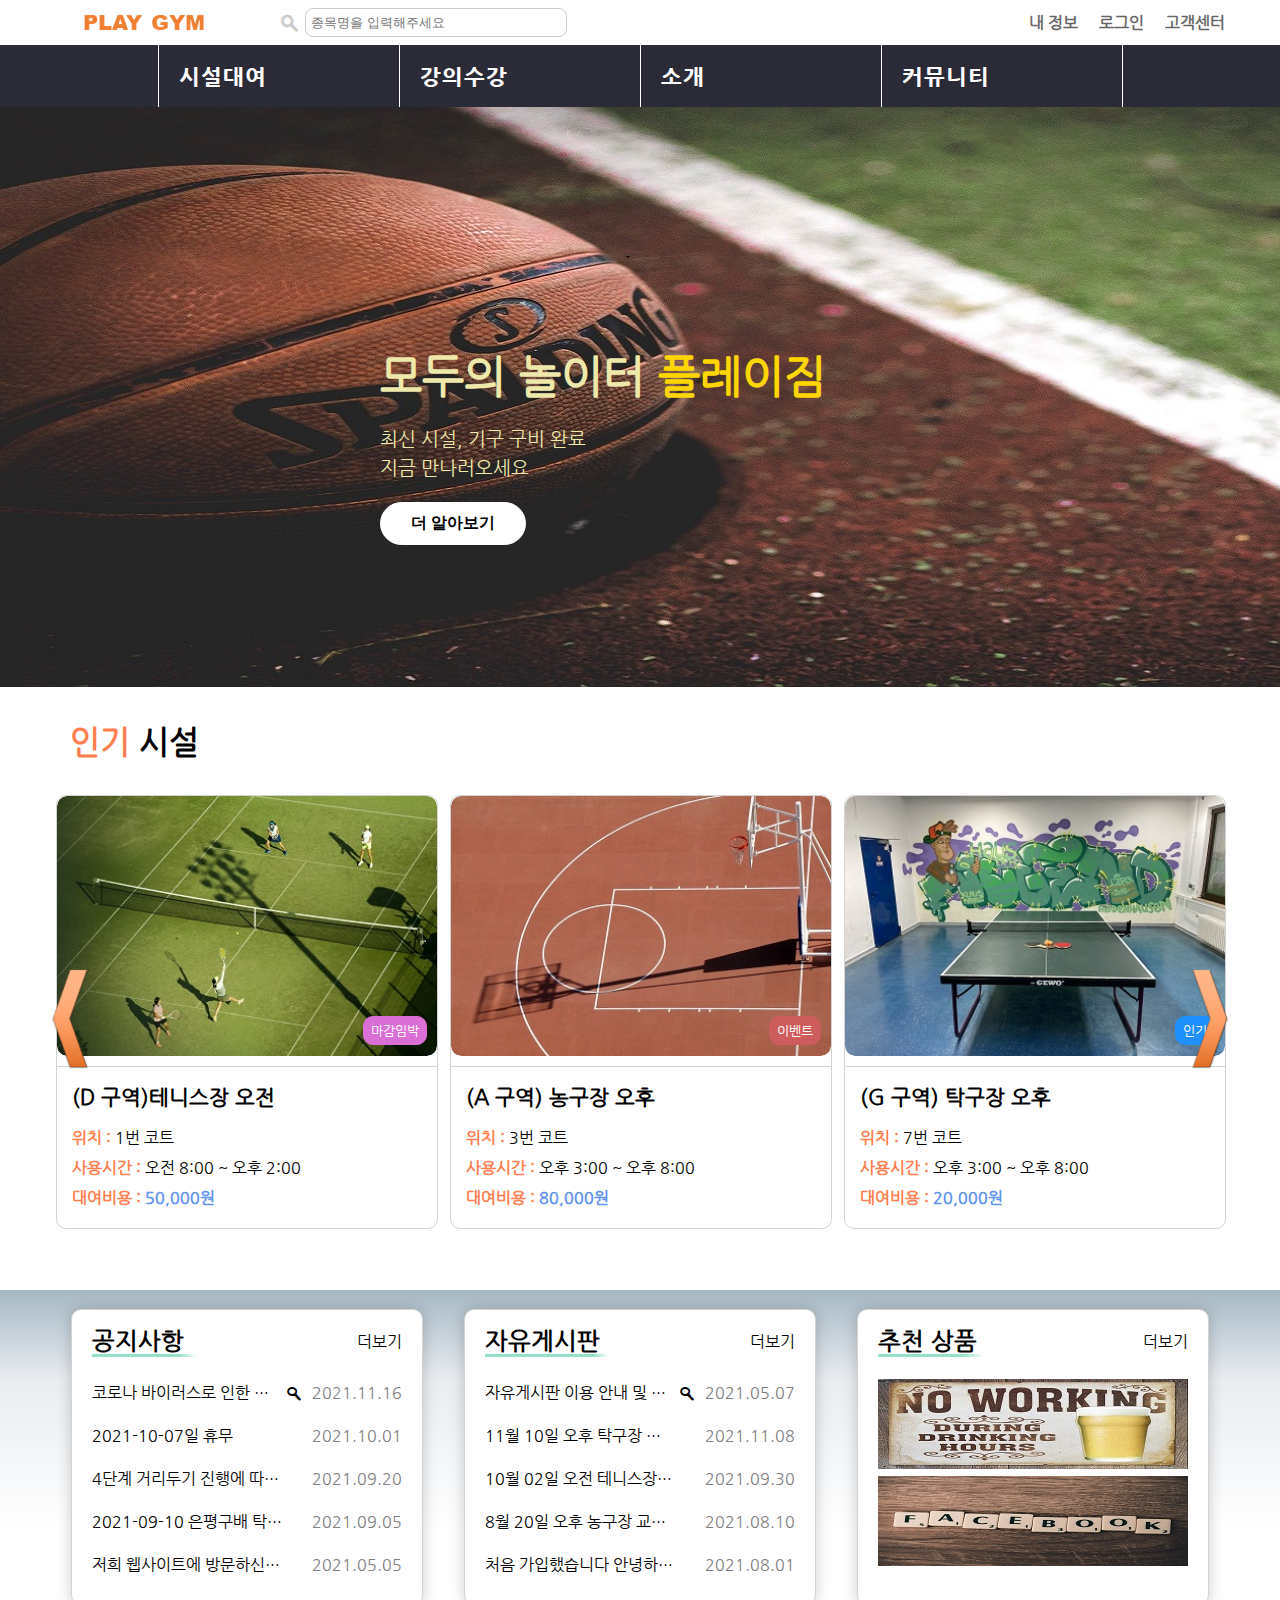
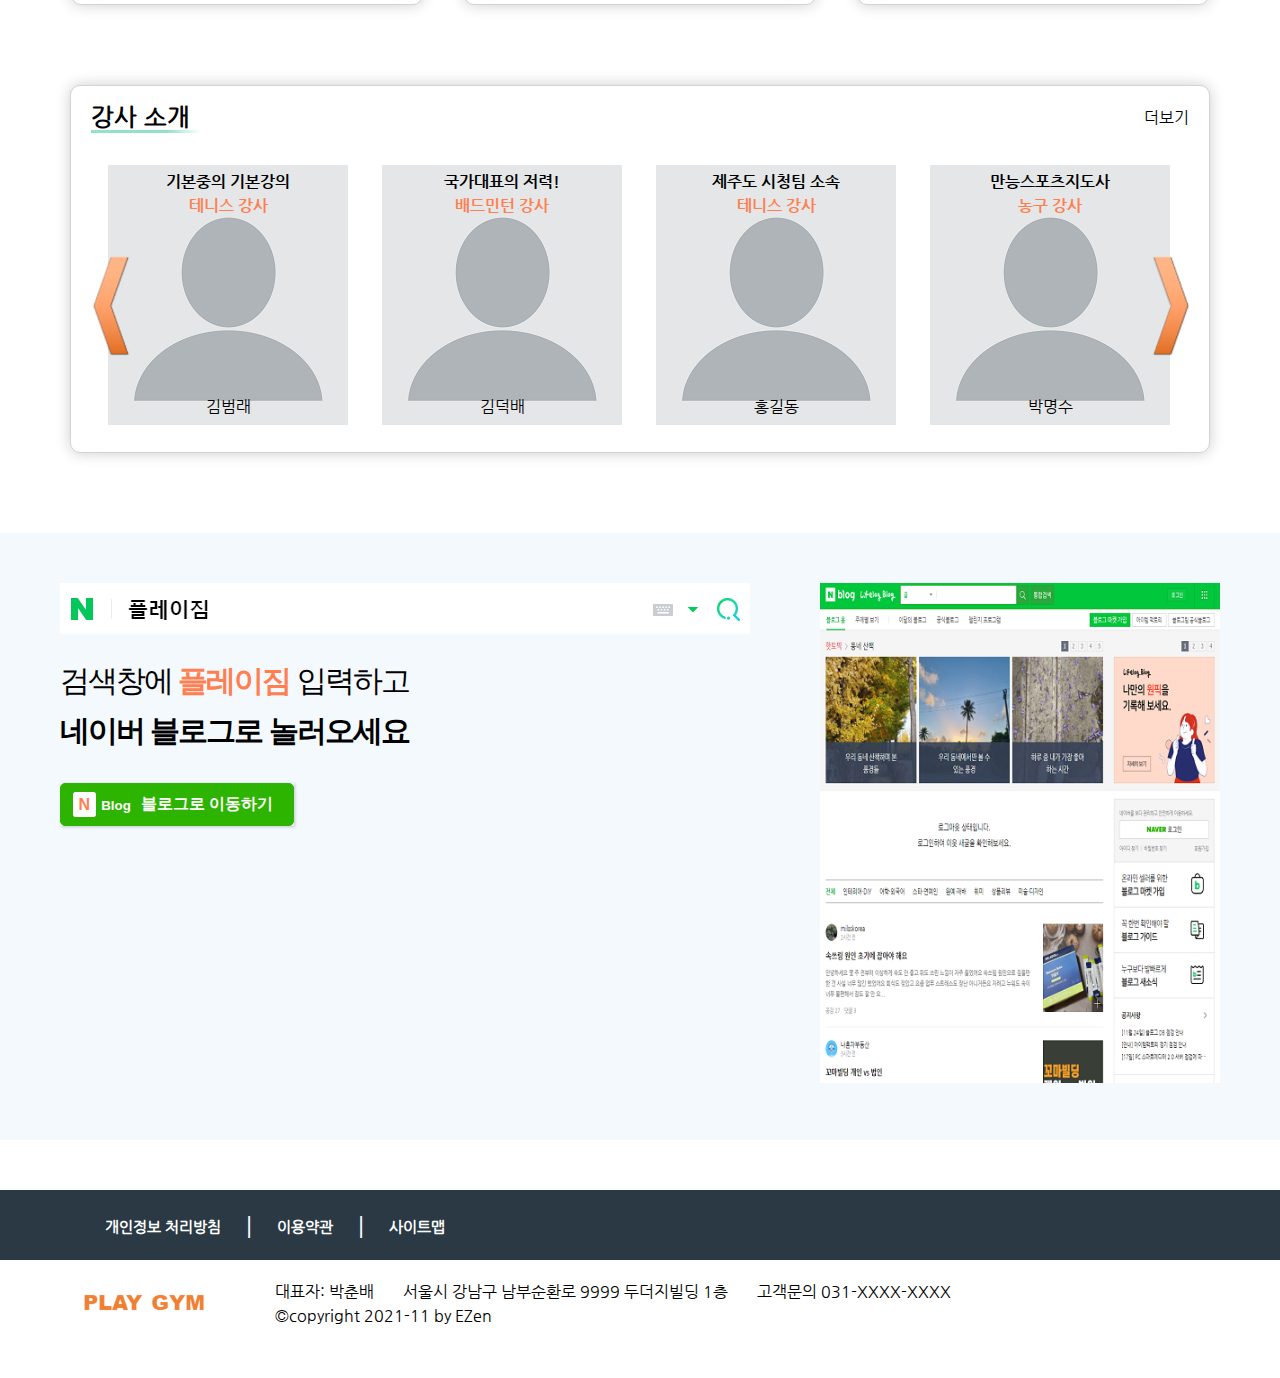
<file: index.html>
<!DOCTYPE html>
<html lang="ko">
<head>
    <meta charset="UTF-8">
    <meta http-equiv="X-UA-Compatible" content="IE=edge">
    <meta name="viewport" content="width=device-width, initial-scale=1.0">
    <title>Home</title>
    <link rel="stylesheet" href="./css/index.css">
    <link rel="stylesheet" href="./css/mainContents.css">
    <script src="./javascript/jquery-3.6.0.min.js"></script>
    <script src="./javascript/index.js"></script>
    <script src="./javascript/mainContents.js"></script>
</head>
<body>
    <div id="wrapper">
        <!--header-->
        <header>
            <div id="headerTop">
                <h2 id="logo">
                    <a href="index.html"><img src="./image/nameLogoMini.png" alt="homepage" title="logo"></a>
                </h2>
                <label for="search"></label>
                <input type="text" id="search" name="search" placeholder="종목명을 입력해주세요">
                <ul class="mainOption">
                    <li><a href="#">내 정보</a></li>
                    <li><a href="login.html">로그인</a></li>
                    <li><a href="#">고객센터</a></li>
                </ul>
            </div>
            <!--<div class="nav_bg"></div> 풀드롭다운-->
            <nav>
                <h2 class="hidden">네비게이션바</h2>
                <ul class="mainMenu">
                    <li><a href="list.html">시설대여</a><!--전체 시설보기로 들어가기-->
                        <ul class="subMenu">
                            <li><a href="list.html">테니스코트</a></li>
                            <li><a href="list.html">농구코트</a></li>
                            <li><a href="list.html">배드민턴코트</a></li>
                            <li><a href="list.html">탁구코트</a></li>
                            <li><a href="list.html">족구코트</a></li>
                            <li><a href="list.html">배구코트</a></li>
                        </ul>
                    </li
                    ><li><a href="./lecture/LecList.html">강의수강</a><!--공백제거를 위해 li 닫기를 다음 li 앞에 줌-->
                        <ul class="subMenu">
                            <li><a href="./lecture/LecList.html">강의신청</a></li>
                            <li><a href="./lecture/LecInfo.html">강사소개</a></li>
                            <li><a href="./lecture/LecReview.html">수강후기</a></li>
                        </ul>
                    </li
                    ><li><a href="./info/gymInfo.html">소개</a>
                        <ul class="subMenu">
                            <li><a href="./info/gymInfo.html">체육관소개</a></li>
                            <li><a href="./info/roomInfo.html">시설정보</a></li>
                        </ul>
                    </li
                    ><li><a href="./board/BoardList.html">커뮤니티</a>
                        <ul class="subMenu">
                            <li><a href="./board/noticeList.html">공지사항</a></li>
                            <li><a href="./board/BoardList.html">게시판</a></li>
                            <li><a href="#">고객센터</a></li>
                        </ul>
                    </li>
                </ul>
            </nav>
        </header>
        <!--visual-->
        <div id="visual">
            <div class="visualCanvas">
                <div class="visualSlide">
                    <div class="visualImage">
                        <img src="./image/visual1.jpg" alt="">
                        <div class="visualContent visual1">
                            <p>최고의 경쟁력은 열정이다.</p>
                            <button class="btnVisual"><a href="#">더 알아보기</a></button>
                        </div>
                    </div>
                    <div class="visualImage">
                        <img src="./image/visual2.jpg" alt="">
                        <div class="visualContent visual2">
                            <p>바로 오늘, 당신의 삶의 100%가 남아있다.</p>
                            <button class="btnVisual"><a href="#">더 알아보기</a></button>
                        </div>
                    </div>
                    <div class="visualImage">
                        <img src="./image/visual3.jpg" alt="">
                        <div class="visualContent visual3">
                            <p>어려운 전투일수록 그 승리는 달콤하다.</p>
                            <button class="btnVisual"><a href="#">더 알아보기</a></button>
                        </div>
                    </div>
                    <div class="visualImage">
                        <img src="./image/visual4.jpg" alt="">
                        <div class="visualContent visual4">
                            <p>모두의 놀이터 <em>플레이짐</em></p>
                            <p><span>최신 시설, 기구 구비 완료</span></p>
                            <p><span>지금 만나러오세요</span></p>
                            <button class="btnVisual"><a href="#">더 알아보기</a></button>
                        </div>
                    </div>
                </div>
            </div>
        </div>
        <!--contents-->
        <div class="background"></div>
        <div id="contents">
            <p><span class="productSpan1">인기</span> 시설</p>
            <div class="canvas">
                <div class="product">
                    <div class="article">
                        <a href="product.html">
                            <div class="image_container">
                                <img src="./image/0D1.jpg" alt="product" title="tennis">
                            </div>
                            <p class="popupDeadline">마감임박</p>
                            <div class="product_content">
                                <h3>(D 구역)테니스장 오전</h3>
                                <p><span>위치 : </span>1번 코트</p>
                                <p><span>사용시간 : </span>오전 8:00 ~ 오후 2:00</p>
                                <p><span>대여비용 : </span><span class="pay">50,000원</span></p>
                            </div>
                        </a>
                    </div>
                    <div class="article">
                        <a href="product.html">
                            <div class="image_container">
                                <img src="./image/0A3.jpg" alt="product" title="basketball">
                            </div>
                            <p class="popupEvent">이벤트</p>
                            <div class="product_content">
                                <h3>(A 구역) 농구장 오후</h3>
                                <p><span>위치 : </span>3번 코트</p>
                                <p><span>사용시간 : </span>오후 3:00 ~ 오후 8:00</p>
                                <p><span>대여비용 : </span><span class="pay">80,000원</span></p>
                            </div>
                        </a>
                    </div>
                    <div class="article">
                        <a href="product.html">
                            <div class="image_container">   
                                <img src="./image/0G3.jpg" alt="product" title="tableball">
                            </div> 
                            <p class="popupPopular">인기</p>
                            <div class="product_content">
                                <h3>(G 구역) 탁구장 오후</h3>
                                <p><span>위치 : </span>7번 코트</p>
                                <p><span>사용시간 : </span>오후 3:00 ~ 오후 8:00</p>
                                <p><span>대여비용 : </span><span class="pay">20,000원</span></p>
                            </div>
                        </a>
                    </div>
                    <div class="article">
                        <a href="product.html">
                            <div class="image_container">
                                <img src="./image/0A2.jpg" alt="product" title="tableball">
                            </div>
                            <p class="popupPopular">인기</p>
                            <div class="product_content">
                                <h3>(A 구역) 농구장 오전</h3>
                                <p><span>위치 : </span>2번 코트</p>
                                <p><span>사용시간 : </span>오후 8:00 ~ 오후 2:00</p>
                                <p><span>대여비용 : </span><span class="pay">80,000원</span></p>
                            </div>
                        </a>
                    </div>
                    <div class="article">
                        <a href="product.html">    
                            <div class="image_container">
                                <img src="./image/0G2.jpg" alt="product" title="tableball">
                            </div>      
                            <p class="popupPopular">인기</p>
                            <div class="product_content">
                                <h3>(G 구역) 탁구장 오후</h3>
                                <p><span>위치 : </span>1번 코트</p>
                                <p><span>사용시간 : </span>오후 3:00 ~ 오후 8:00</p>
                                <p><span>대여비용 : </span><span class="pay">40,000원</span></p>
                            </div>
                        </a>
                    </div>
                    <div class="article">
                        <a href="product.html">
                            <div class="image_container">
                                <img src="./image/0D2.jpg" alt="product" title="tableball">
                            </div>
                            <p class="popupPopular">인기</p>
                            <div class="product_content">
                                <h3>(D 구역) 테니스장 오후</h3>
                                <p><span>위치 : </span>2번 코트</p>
                                <p><span>사용시간 : </span>오후 3:00 ~ 오후 8:00</p>
                                <p><span>대여비용 : </span><span class="pay">50,000원</span></p>
                            </div>
                        </a>
                    </div>
                    <div class="article">
                        <a href="product.html">
                            <div class="image_container">
                                <img src="./image/0A1.jpg" alt="product" title="tableball">
                            </div>
                            <p class="popupPopular">인기</p>
                            <div class="product_content">
                                <h3>(A 구역) 농구장 오후</h3>
                                <p><span>위치 : </span>7번 코트</p>
                                <p><span>사용시간 : </span>오후 3:00 ~ 오후 8:00</p>
                                <p><span>대여비용 : </span><span class="pay">70,000원</span></p>
                            </div>
                        </a>
                    </div>
                    <div class="article">
                        <a href="product.html">
                            <div class="image_container"> 
                                <img src="./image/0D4.jpg" alt="product" title="tableball">
                            </div>    
                            <p class="popupPopular">인기</p>
                            <div class="product_content">
                                <h3>(D 구역) 테니스장 오전</h3>
                                <p><span>위치 : </span>3번 코트</p>
                                <p><span>사용시간 : </span>오후 8:00 ~ 오후 2:00</p>
                                <p><span>대여비용 : </span><span class="pay">45,000원</span></p>
                            </div>
                        </a>
                    </div>
                </div>
                <div class="control_button">
                    <img src="./image/arrow_next.png" alt="" class="swipe_right">
                    <img src="./image/arrow_prev.png" alt="" class="swipe_left">
                </div>
            </div>
            <div class="info">
                <div class="information">
                    <h2>공지사항</h2>
                    <ul>
                        <li><a href="#">코로나 바이러스로 인한 단계적 거리두기 방침 안내</a>
                            <time datetime="2021-11-16">2021.11.16</time></li>
                        <li><a href="#">2021-10-07일 휴무</a>
                            <time datetime="2021-10-01">2021.10.01</time></li>
                        <li><a href="#">4단계 거리두기 진행에 따른 시설 운영 벙침 안내</a>
                            <time datetime="2021-09-20">2021.09.20</time></li>
                        <li><a href="#">2021-09-10 은평구배 탁구 대회 개최 및 일정 안내</a>
                            <time datetime="2021-09-05">2021.09.05</time></li>
                        <li><a href="#">저희 웹사이트에 방문하신분들 환영합니댜.</a>
                            <time datetime="2021-05-05">2021.05.05</time></li>
                    </ul>
                    <a href="#" class="more" title="더보기">더보기</a>
                </div>
                <div class="board">
                    <h2>자유게시판</h2>
                    <ul>
                        <li><a href="#">자유게시판 이용 안내 및 주의점</a>
                            <time datetime="2021-05-07">2021.05.07</time></li>
                        <li><a href="#">11월 10일 오후 탁구장 교환하실분</a>
                            <time datetime="2021-11-08">2021.11.08</time></li>
                        <li><a href="#">10월 02일 오전 테니스장 교환</a>
                            <time datetime="2021-09-30">2021.09.30</time></li>
                        <li><a href="#">8월 20일 오후 농구장 교환하실분</a>
                            <time datetime="2021-08-10">2021.08.10</time></li>
                        <li><a href="#">처음 가입했습니다 안녕하세요.</a>
                            <time datetime="2021-08-01">2021.08.01</time></li>
                    </ul>
                    <a href="./board/BoardList.html" class="more" title="더보기">더보기</a>
                </div>
                <div class="otherProduct">
                    <h2>추천 상품</h2>
                    <ul>
                        <a href="#"><img class="otherProduct_img" alt="otherProduct" title="otherProduct"></a>
                        <a href="#"><img class="otherProduct_img" alt="otherProduct" title="otherProduct"></a>
                    </ul>
                    <a href="#" class="more" title="더보기">더보기</a>
                </div>
            </div>
            <div class="lesson">
                <div class="innerLesson">
                    <h2>강사 소개</h2>
                    <div class="lesson_canvas">
                        <div class="slide_lesson">
                            <div class="article_lesson">
                                <a href="#">
                                    <img src="./image/blank-profile-picture-g6785e2fcb_1280.png" alt="lesson_product" title="badminton_teacher">
                                </a>
                                <p class="lesson_profile">국가대표의 저력!<br><span>배드민턴 강사</span></p>
                                <p class="lesson_name">김덕배</p>
                            </div>
                            <div class="article_lesson">
                                <a href="#">
                                    <img src="./image/blank-profile-picture-g6785e2fcb_1280.png" alt="lesson_product" title="tennis_teacher">
                                </a>
                                <p class="lesson_profile">제주도 시청팀 소속<br><span>테니스 강사</span></p>
                                <p class="lesson_name">홍길동</p>
                            </div>
                            <div class="article_lesson">
                                <a href="#">
                                    <img src="./image/blank-profile-picture-g6785e2fcb_1280.png" alt="lesson_product" title="basketball_teacher">
                                </a>
                                <p class="lesson_profile">만능스포츠지도사<br><span>농구 강사</span></p>
                                <p class="lesson_name">박명수</p>
                            </div>
                            <div class="article_lesson">
                                <a href="#">
                                    <img src="./image/blank-profile-picture-g6785e2fcb_1280.png" alt="lesson_product" title="tennis_teacher">
                                </a>
                                <p class="lesson_profile">개념을 꽉잡다<br><span>테니스 강사</span></p>
                                <p class="lesson_name">임수자</p>
                            </div>
                            <div class="article_lesson">
                                <a href="#">
                                    <img src="./image/blank-profile-picture-g6785e2fcb_1280.png" alt="lesson_product" title="tennis_teacher">
                                </a>
                                <p class="lesson_profile">키도 실력이다<br><span>농구 강사</span></p>
                                <p class="lesson_name">정준하</p>
                            </div>
                            <div class="article_lesson">
                                <a href="#">
                                    <img src="./image/blank-profile-picture-g6785e2fcb_1280.png" alt="lesson_product" title="tennis_teacher">
                                </a>
                                <p class="lesson_profile">기본중의 기본강의<br><span>테니스 강사</span></p>
                                <p class="lesson_name">김범래</p>
                            </div>
                        </div>
                        <div class="lesson_control_button">
                            <img src="./image/arrow_next.png" alt="" class="lesson_swipe_right">
                            <img src="./image/arrow_prev.png" alt="" class="lesson_swipe_left">
                        </div>
                    </div>
                    <a href="#" class="more" title="더보기">더보기</a>
                </div>
            </div>
        </div>
        <div id="content_banner">
            <div class="content_bannerInner">
                <img src="./image/naverblogResize.png" width="400" height="500">
                <img src="./image/naversearch.png">
                <p>검색창에 <span>플레이짐</span> 입력하고</p>
                <p>네이버 블로그로 놀러오세요</p>
                <a href="#">
                    <button>
                        <p><span>N</span>Blog</p>
                        <span>블로그로 이동하기</span>
                    </button>
                </a>
            </div>
        </div>
        <!--slogan-->
        <div id="slogan">
            <section>
                <p><a href="#">개인정보 처리방침</a></p>
                <p><a href="#">이용약관</a></p>
                <p><a href="#">사이트맵</a></p>
            </section>
        </div>
        <!--footer-->
        <footer>
            <div class="footerInner">
                <img src="./image/nameLogoMini.png" alt="logo" title="logo">
                <div class="address">
                    <span>대표자: 박춘배</span>
                    <span>서울시 강남구 남부순환로 9999 두더지빌딩 1층</span>
                    <span>고객문의 031-XXXX-XXXX</spans><br>
                    <span>&copy;copyright 2021-11 by EZen</span>
                </div>
            </div>
        </footer>
    </div>
</body>
</html>
</file>
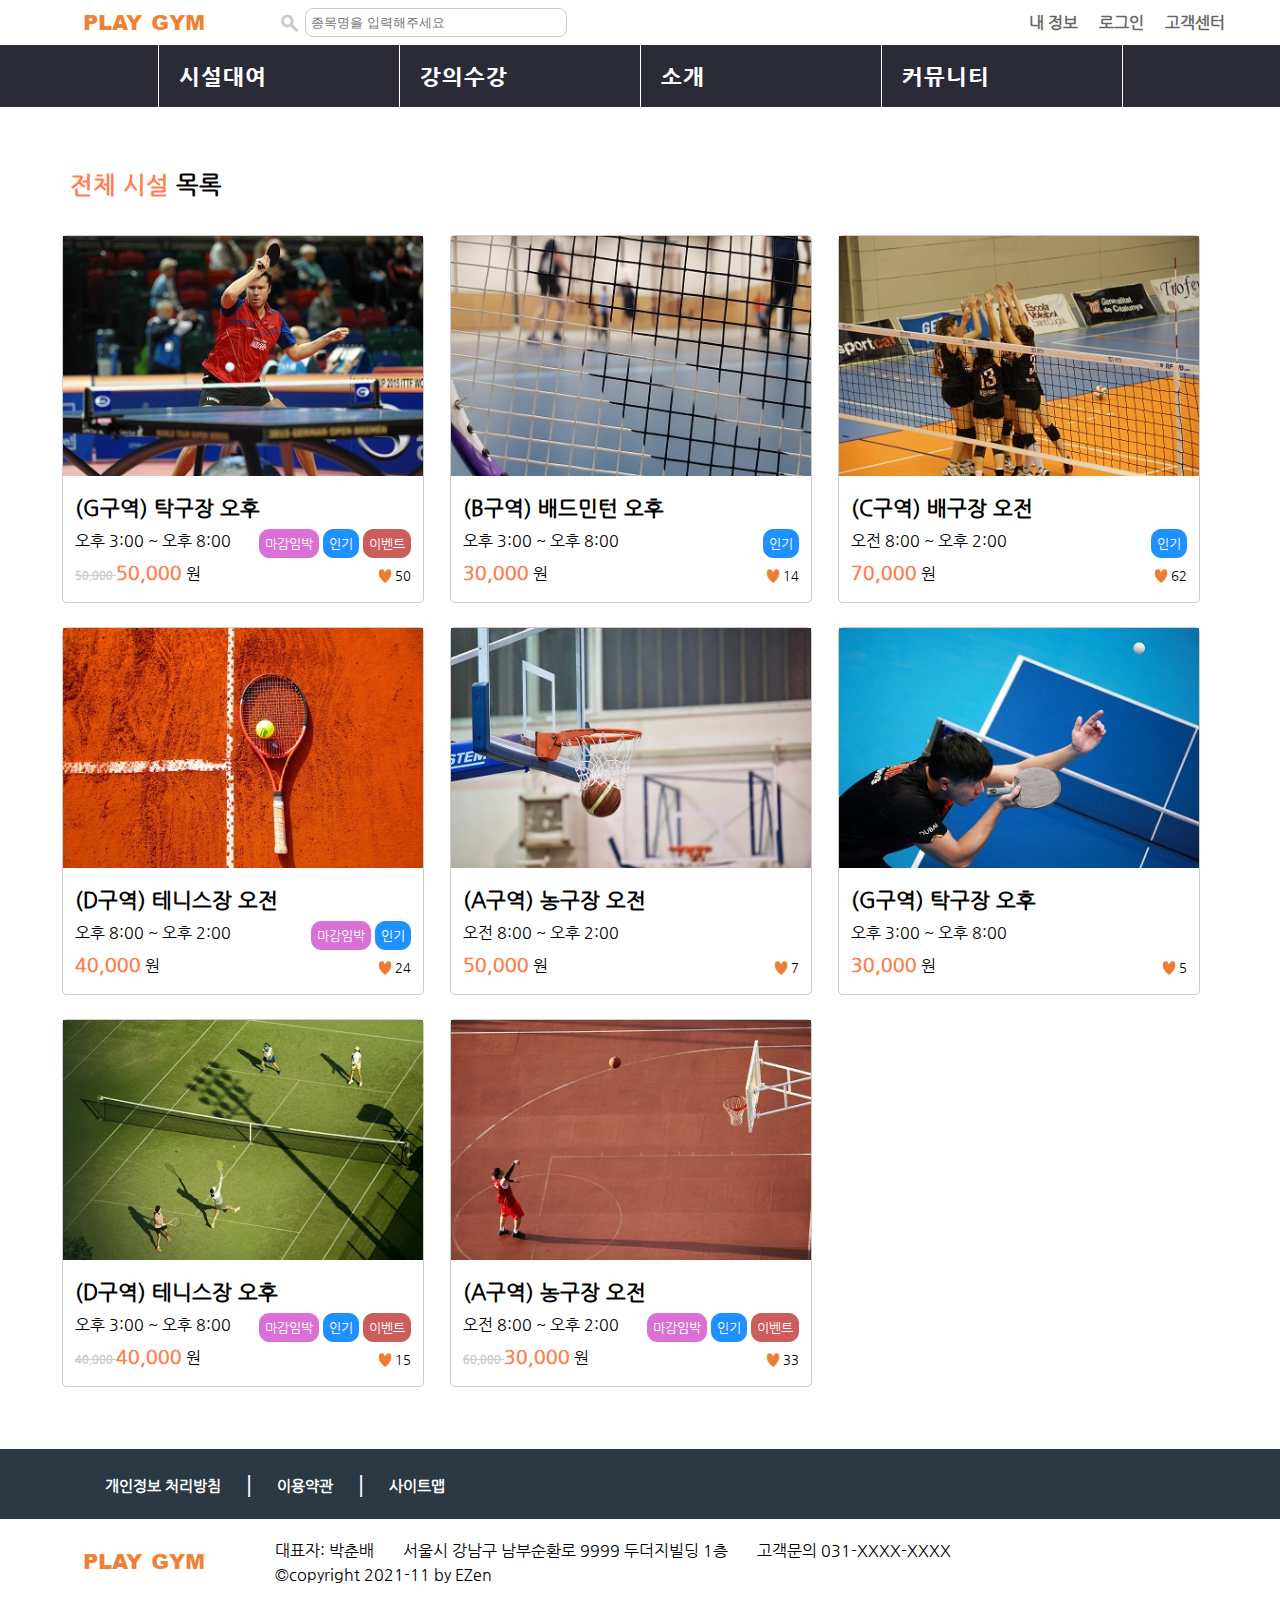
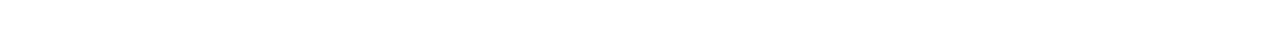
<file: list.html>
<!DOCTYPE html>
<html lang="ko">
<head>
    <meta charset="UTF-8">
    <meta http-equiv="X-UA-Compatible" content="IE=edge">
    <meta name="viewport" content="width=device-width, initial-scale=1.0">
    <title>Main</title>
    <link rel="stylesheet" href="./css/index.css">
    <link rel="stylesheet" href="./css/list.css">
    <script src="./javascript/jquery-3.6.0.min.js"></script>
    <script src="./javascript/index.js"></script>
    <script src="./javascript/list.js"></script>
</head>
<body>
    <div id="wrapper">
        <!--header-->
        <header>
            <div id="headerTop">
                <h2 id="logo">
                    <a href="index.html"><img src="./image/nameLogoMini.png"></a>
                </h2>
                <label for="search"></label>
                <input type="text" id="search" name="search" placeholder="종목명을 입력해주세요">
                <ul class="mainOption">
                    <li><a href="#">내 정보</a></li>
                    <li><a href="login.html">로그인</a></li>
                    <li><a href="#">고객센터</a></li>
                </ul>
            </div>
            <nav>
                <h2 class="hidden">네비게이션바</h2>
                <ul class="mainMenu">
                    <li><a href="list.html">시설대여</a><!--전체 시설보기로 들어가기-->
                        <ul class="subMenu">
                            <li><a href="list.html">테니스코트</a></li>
                            <li><a href="list.html">농구코트</a></li>
                            <li><a href="list.html">배드민턴코트</a></li>
                            <li><a href="list.html">탁구코트</a></li>
                            <li><a href="list.html">족구코트</a></li>
                            <li><a href="list.html">배구코트</a></li>
                        </ul>
                    </li
                    ><li><a href="./lecture/LecList.html">강의수강</a><!--공백제거를 위해 li 닫기를 다음 li 앞에 줌-->
                        <ul class="subMenu">
                            <li><a href="./lecture/LecList.html">강의신청</a></li>
                            <li><a href="./lecture/LecInfo.html">강사소개</a></li>
                            <li><a href="./lecture/LecReview.html">수강후기</a></li>
                        </ul>
                    </li
                    ><li><a href="./info/gymInfo.html">소개</a>
                        <ul class="subMenu">
                            <li><a href="./info/gymInfo.html">체육관소개</a></li>
                            <li><a href="./info/roomInfo.html">시설정보</a></li>
                        </ul>
                    </li
                    ><li><a href="./board/BoardList.html">커뮤니티</a>
                        <ul class="subMenu">
                            <li><a href="./board/noticeList.html">공지사항</a></li>
                            <li><a href="./board/BoardList.html">게시판</a></li>
                            <li><a href="#">고객센터</a></li>
                        </ul>
                    </li>
                </ul>
            </nav>
        </header>
        <!--contents-->
        <div id="contents">
            <div class="innerList">
                <h2><span>전체 시설</span> 목록</h2>
                <div class="productList">
                    <div class="product">
                        <a href="product.html">
                            <div class="image_container">
                                <img src="./image/0G1.jpg" alt="" title="product">
                            </div>
                            <div class="product_container">
                                <h3>(G구역) 탁구장 오후</h3>
                                <p class="time">오후 3:00 ~ 오후 8:00<span class="popup_container">
                                    <span class="ApopupDeadline">마감임박</span>
                                    <span class="ApopupPopular">인기</span>
                                    <span class="ApopupEvent">이벤트</span>
                                </span></p>
                                <p><span class="discountPay">50,000 </span><span class="productPay mainPay">50,000</span> 원<span class="productCall"><img src="./image/callicon.png" alt=""><em>50</em></span></p>
                            </div>
                        </a>
                    </div>
                    <div class="product">
                        <a href="product.html">
                            <div class="image_container">
                                <img src="./image/0B1.jpg" alt="" title="product">
                            </div>
                            <div class="product_container">
                                <h3>(B구역) 배드민턴 오후</h3>
                                <p class="time">오후 3:00 ~ 오후 8:00<span class="popup_container">
                                    <span class="ApopupPopular">인기</span>
                                </span></p>
                                <p><span class="discountPay">30,000 </span><span class="productPay mainPay">30,000</span> 원<span class="productCall"><img src="./image/callicon.png" alt=""><em>14</em></span></p>
                            </div>
                        </a>
                    </div>
                    <div class="product">
                        <a href="product.html">
                            <div class="image_container">
                                <img src="./image/0C1.jpg" alt="" title="product">
                            </div>
                            <div class="product_container">
                                <h3>(C구역) 배구장 오전</h3>
                                <p class="time">오전 8:00 ~ 오후 2:00<span class="popup_container">
                                    <span class="ApopupPopular">인기</span>
                                </span></p>
                                <p><span class="discountPay">70,000 </span><span class="productPay mainPay">70,000</span> 원<span class="productCall"><img src="./image/callicon.png" alt=""><em>62</em></span></p>
                            </div>
                        </a>
                    </div>
                    <div class="product">
                        <a href="product.html">
                            <div class="image_container">
                                <img src="./image/0D2.jpg" alt="" title="product">
                            </div>
                            <div class="product_container">
                                <h3>(D구역) 테니스장 오전</h3>
                                <p class="time">오후 8:00 ~ 오후 2:00<span class="popup_container">
                                    <span class="ApopupDeadline">마감임박</span>
                                    <span class="ApopupPopular">인기</span>
                                </span></p>
                                <p><span class="discountPay">40,000 </span><span class="productPay mainPay">40,000</span> 원<span class="productCall"><img src="./image/callicon.png" alt=""><em>24</em></span></p>
                            </div>
                        </a>
                    </div>
                    <div class="product">
                        <a href="product.html">
                            <div class="image_container">
                                <img src="./image/0A1.jpg" alt="" title="product">
                            </div>
                            <div class="product_container">
                                <h3>(A구역) 농구장 오전</h3>
                                <p class="time">오전 8:00 ~ 오후 2:00<span class="popup_container">
                                </span></p>
                                <p><span class="discountPay">50,000 </span><span class="productPay mainPay">50,000</span> 원<span class="productCall"><img src="./image/callicon.png" alt=""><em>7</em></span></p>
                            </div>
                        </a>
                    </div>
                    <div class="product">
                        <a href="product.html">
                            <div class="image_container">
                                <img src="./image/0G2.jpg" alt="" title="product">
                            </div>
                            <div class="product_container">
                                <h3>(G구역) 탁구장 오후</h3>
                                <p class="time">오후 3:00 ~ 오후 8:00<span class="popup_container">
                                    <span class="ApopupHidden">이벤트</span>
                                </span></p>
                                <p><span class="discountPay">30,000 </span><span class="productPay mainPay">30,000</span> 원<span class="productCall"><img src="./image/callicon.png" alt=""><em>5</em></span></p>
                            </div>
                        </a>
                    </div>
                    <div class="product">
                        <a href="product.html">
                            <div class="image_container">
                                <img src="./image/0D1.jpg" alt="" title="product">
                            </div>
                            <div class="product_container">
                                <h3>(D구역) 테니스장 오후</h3>
                                <p class="time">오후 3:00 ~ 오후 8:00<span class="popup_container">
                                    <span class="ApopupDeadline">마감임박</span>
                                    <span class="ApopupPopular">인기</span>
                                    <span class="ApopupEvent">이벤트</span>
                                </span></p>
                                <p><span class="discountPay">40,000 </span><span class="productPay mainPay">40,000</span> 원<span class="productCall"><img src="./image/callicon.png" alt=""><em>15</em></span></p>
                            </div>
                        </a>
                    </div>
                    <div class="product">
                        <a href="product.html">
                            <div class="image_container">
                                <img src="./image/0A2.jpg" alt="" title="product">
                            </div>
                            <div class="product_container">
                                <h3>(A구역) 농구장 오전</h3>
                                <p class="time">오전 8:00 ~ 오후 2:00<span class="popup_container">
                                    <span class="ApopupDeadline">마감임박</span>
                                    <span class="ApopupPopular">인기</span>
                                    <span class="ApopupEvent">이벤트</span>
                                </span></p>
                                <p><span class="discountPay">60,000 </span><span class="productPay mainPay">30,000</span> 원<span class="productCall"><img src="./image/callicon.png" alt=""><em>33</em></span></p>
                            </div>
                        </a>
                    </div>
                </div>
            </div>
        </div>
        <!--slogan-->
        <div id="slogan">
            <section>
                <p><a href="#">개인정보 처리방침</a></p>
                <p><a href="#">이용약관</a></p>
                <p><a href="#">사이트맵</a></p>
            </section>
        </div>
        <!--footer-->
        <footer>
            <div class="footerInner">
                <img src="./image/nameLogoMini.png">
                <div class="address">
                    <span>대표자: 박춘배</span>
                    <span>서울시 강남구 남부순환로 9999 두더지빌딩 1층</span>
                    <span>고객문의 031-XXXX-XXXX</spans><br>
                    <span>&copy;copyright 2021-11 by EZen</span>
                </div>
            </div>
        </footer>
    </div>
</body>
</html>
</file>
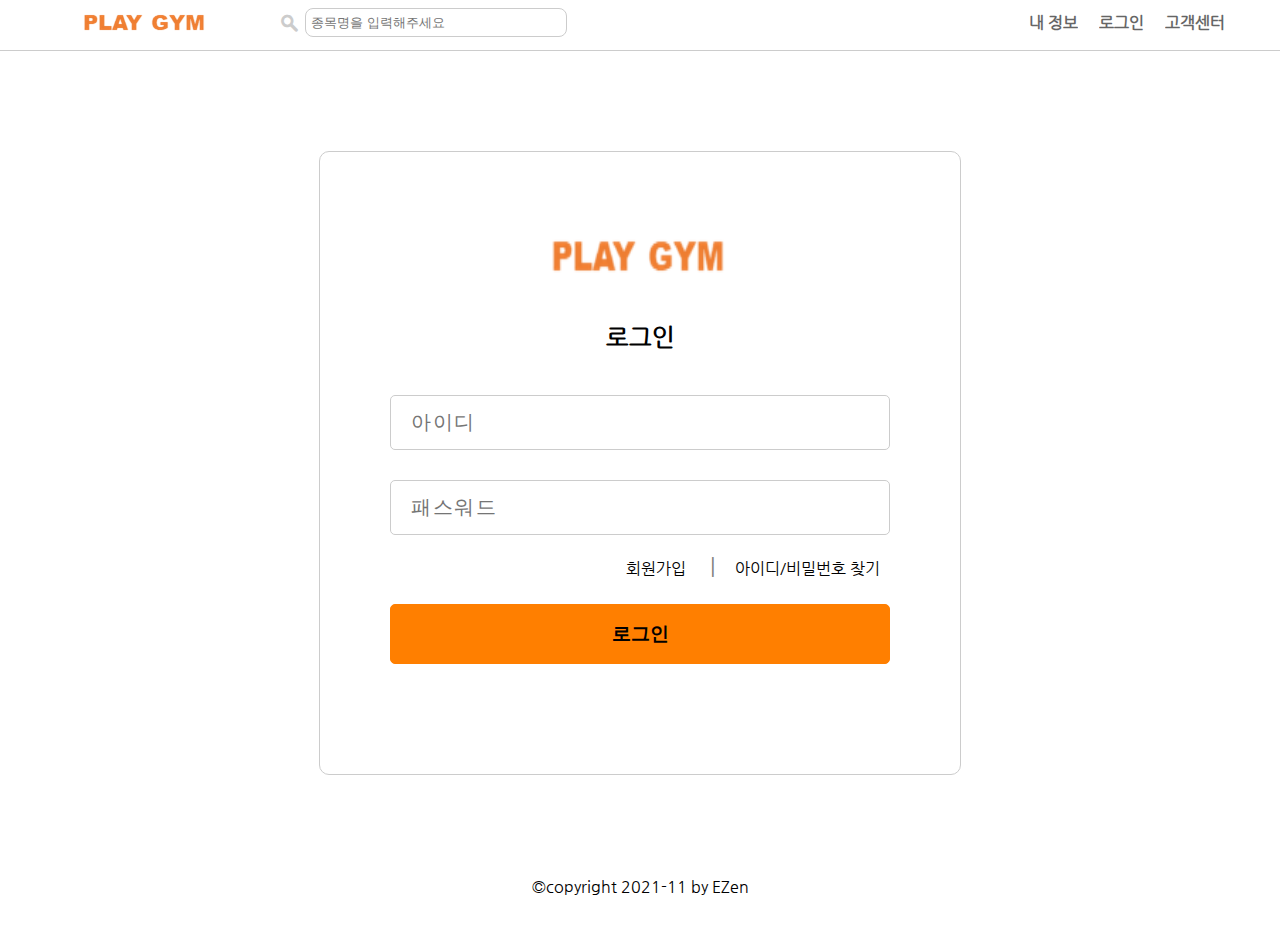
<file: login.html>
<!DOCTYPE html>
<html lang="ko">
<head>
    <meta charset="UTF-8">
    <meta http-equiv="X-UA-Compatible" content="IE=edge">
    <meta name="viewport" content="width=device-width, initial-scale=1.0">
    <title>login</title>
    <link rel="stylesheet" href="./css/index.css">
    <link rel="stylesheet" href="./css/login.css">
    <script src="./javascript/jquery-3.6.0.min.js"></script>
    <script src="javascript/login.js"></script>
</head>
<body>
    <div id="wrapper">
        <header>
            <div id="headerTop">
                <h2 id="logo">
                    <a href="index.html"><img src="./image/nameLogoMini.png"></a>
                </h2>
                <label for="search"></label>
                <input type="text" id="search" name="search" placeholder="종목명을 입력해주세요">
                <ul class="mainOption">
                    <li><a href="#">내 정보</a></li>
                    <li><a href="login.html">로그인</a></li>
                    <li><a href="#">고객센터</a></li>
                </ul>
            </div>
            <hr>
        </header>
        <!--contents-->
        <div id="contents">
            <form action="loginProc.jsp" method="post" id="login" name="login">
                <img src="image/nameLogoMini.png">
                <h2>로그인</h2>
                <div class="loginInfo">
                    <p>
                        <input type="text" id="id" name="id" size="35" required placeholder="아이디">
                    </p>
                    <p>
                        <input type="password" id="password" name="password" size="35" required placeholder="패스워드">
                    </p>
                    <div class="findRegister">
                        <a href="register.html">회원가입</a>
                        <a href="#">아이디/비밀번호 찾기</a>
                    </div>
                    <div>
                        <button type="submit" id="loginComplete">로그인</button>
                    </div>
                </div>
            </form>
        </div>
        <footer>
            <div class="footerInner">
                <div>
                    <span>&copy;copyright 2021-11 by EZen</span>
                </div>
            </div>
        </footer>
    </div>
</body>
</html>
</file>
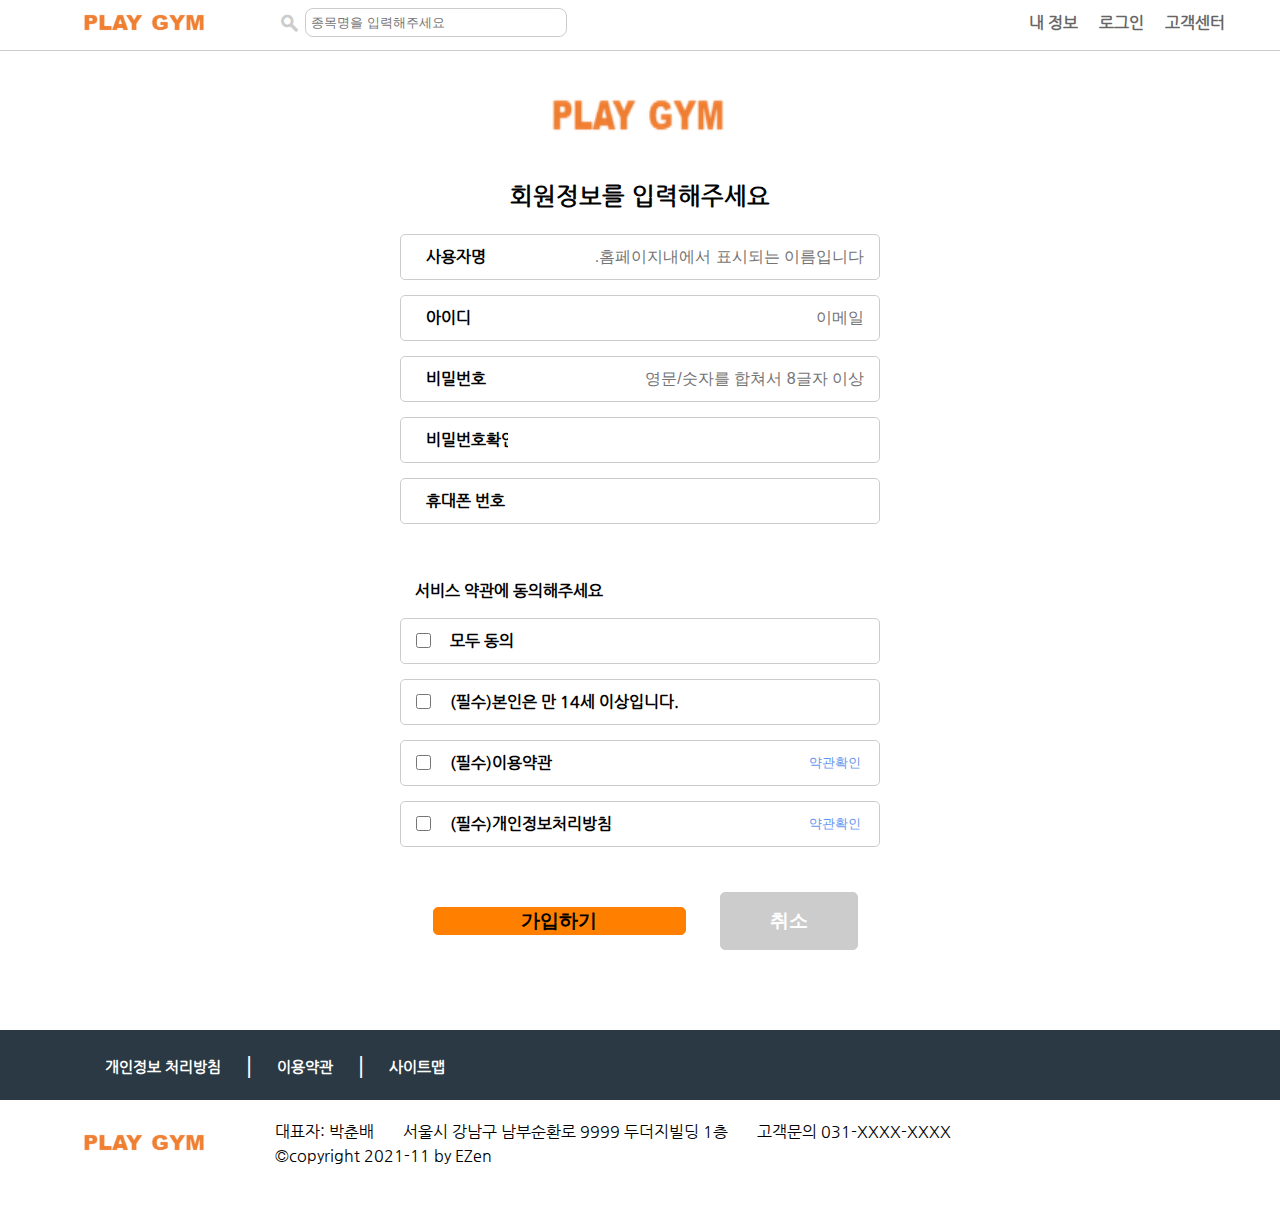
<file: register.html>
<!DOCTYPE html>
<html lang="ko">
<head>
    <meta charset="UTF-8">
    <meta http-equiv="X-UA-Compatible" content="IE=edge">
    <meta name="viewport" content="width=device-width, initial-scale=1.0">
    <title>Register</title>
    <link rel="stylesheet" href="./css/index.css">
    <link rel="stylesheet" href="./css/register.css">
    <script src="./javascript/jquery-3.6.0.min.js"></script>
    <script src="./javascript/register.js"></script>
</head>
<body>
    <div id="wrapper">
        <!--header-->
        <header>
            <div id="headerTop">
                <h2 id="logo">
                    <a href="index.html"><img src="./image/nameLogoMini.png"></a>
                </h2>
                <label for="search"></label>
                <input type="text" id="search" name="search" placeholder="종목명을 입력해주세요">
                <ul class="mainOption">
                    <li><a href="#">내 정보</a></li>
                    <li><a href="login.html">로그인</a></li>
                    <li><a href="#">고객센터</a></li>
                </ul>
            </div>
            <hr>
        </header>
        <!--contents-->
        <div id="contents">
            <form action="registerProc.jsp" method="post" id="register" name="register">
                <img src="image/nameLogoMini.png">
                <h2>회원정보를 입력해주세요</h2>
                <div class="registerInfo">
                    <p>
                        <label for="userid">사용자명</label>
                        <input type="text" id="userid" name="userid" size="35" dir="rtl" required placeholder="홈페이지내에서 표시되는 이름입니다.">
                    </p>
                    <p>
                        <label for="id">아이디</label>
                        <input type="email" id="id" name="id" size="35" dir="rtl" required placeholder="이메일">
                    </p>
                    <p>
                        <label for="pwd">비밀번호</label>
                        <input type="password" id="pwd" name="pwd" size="35" dir="rtl" required placeholder="영문/숫자를 합쳐서 8글자 이상">
                    </p>
                    <p>
                        <label for="verify">비밀번호확인</label>
                        <input type="password" id="verify" name="verify" dir="rtl" size="35" required>
                    </p>
                    <p>
                        <label for="tel">휴대폰 번호</label>
                        <input type="tel" id="tel" name="tel" dir="rtl" size="35" required>
                    </p>
                </div>
                <div class="registerCheck">
                    <h4>서비스 약관에 동의해주세요</h4>
                    <p>
                        <input type="checkbox" id="allCheck" name="allCheck">
                        <label for="allCheck">모두 동의</label>
                    </p>
                    <p>
                        <input type="checkbox" id="age" name="age" class="chk_register">
                        <label for="age">(필수)본인은 만 14세 이상입니다.</label>
                    </p>
                    <p>
                        <input type="checkbox" id="term" name="term" class="chk_register">
                        <label for="term">(필수)이용약관</label>
                        <button class="termView">약관확인</button>
                    </p>
                    <p>
                        <input type="checkbox" id="privacy" name="privacy" class="chk_register">
                        <label for="privacy">(필수)개인정보처리방침</label>
                        <button class="privacyView">약관확인</button>
                    </p>
                    <div>
                        <button id="registerComplete" name="registerComplete">가입하기</button>
                        <button id="cancel"><a href="index.html">취소</a></button>
                    </div>
                </div>
            </form>
        </div>
        <!--slogan-->
        <div id="slogan">
            <section>
                <p><a href="#">개인정보 처리방침</a></p>
                <p><a href="#">이용약관</a></p>
                <p><a href="#">사이트맵</a></p>
            </section>
        </div>
        <!--footer-->
        <footer>
            <div class="footerInner">
                <img src="./image/nameLogoMini.png">
                <div class="address">
                    <span>대표자: 박춘배</span>
                    <span>서울시 강남구 남부순환로 9999 두더지빌딩 1층</span>
                    <span>고객문의 031-XXXX-XXXX</spans><br>
                    <span>&copy;copyright 2021-11 by EZen</span>
                </div>
            </div>
        </footer>
    </div>
</body>
</html>
</file>
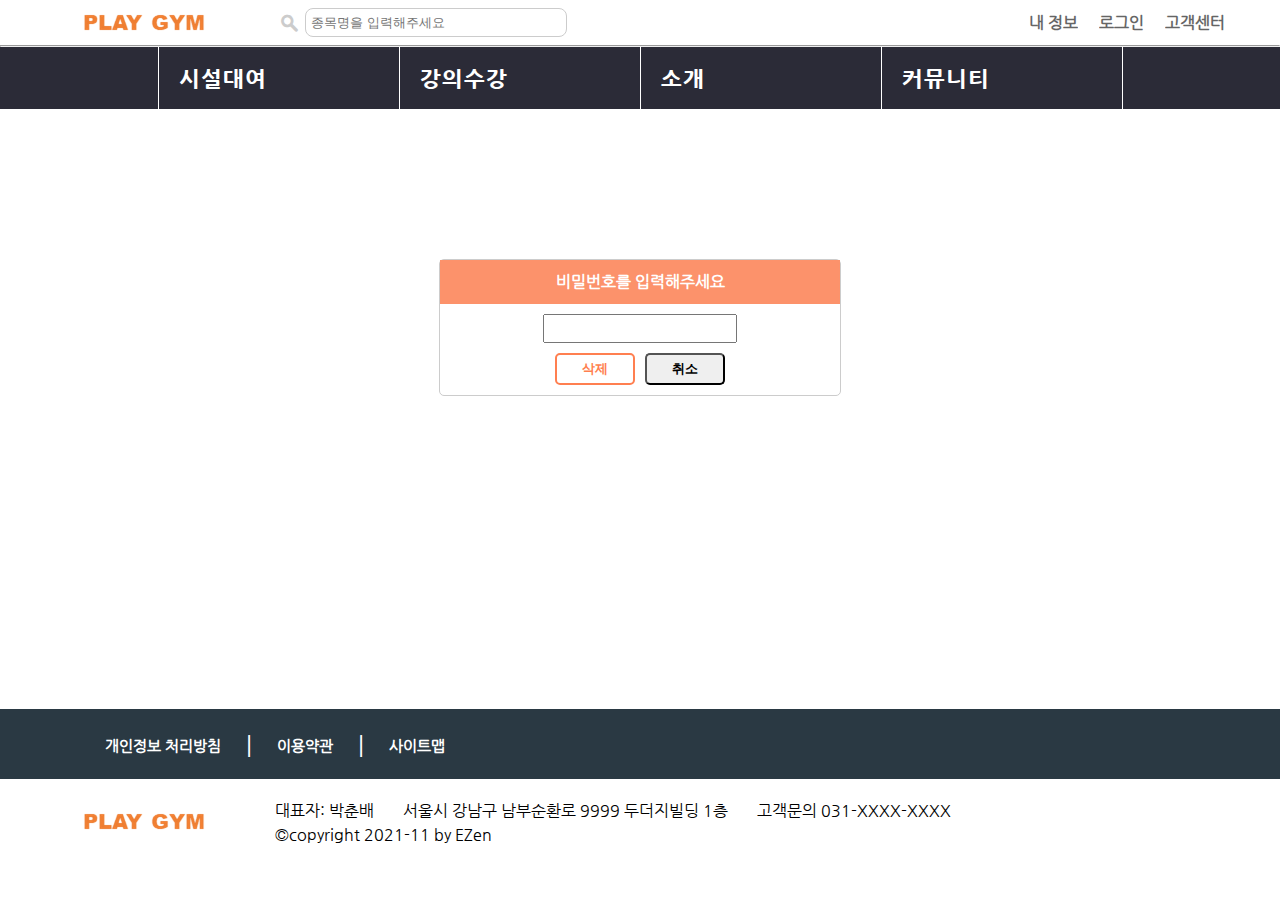
<file: board/BoardDelete.html>
<!DOCTYPE html>
<html lang="ko">
<head>
    <meta charset="UTF-8">
    <meta http-equiv="X-UA-Compatible" content="IE=edge">
    <meta name="viewport" content="width=device-width, initial-scale=1.0">
    <title>Board</title>
    <link rel="stylesheet" href="../css/index.css">
    <link rel="stylesheet" href="../css/BoardDelete.css">
    <script src="../javascript/jquery-3.6.0.min.js"></script>
    <script src="../javascript/index.js"></script>
</head>
<body>
    <div id="wrapper">
        <!--header-->
        <header>
            <div id="headerTop">
                <h2 id="logo">
                    <a href="../index.html"><img src="../image/nameLogoMini.png"></a>
                </h2>
                <label for="search"></label>
                <input type="text" id="search" name="search" placeholder="종목명을 입력해주세요">
                <ul class="mainOption">
                    <li><a href="#">내 정보</a></li>
                    <li><a href="../login.html">로그인</a></li>
                    <li><a href="#">고객센터</a></li>
                </ul>
            </div>
            <hr>
        </header>
        <nav>
            <h2 class="hidden">네비게이션바</h2>
            <ul class="mainMenu">
                <li><a href="../list.html">시설대여</a><!--전체 시설보기로 들어가기-->
                    <ul class="subMenu">
                        <li><a href="../list.html">테니스코트</a></li>
                            <li><a href="../list.html">농구코트</a></li>
                            <li><a href="../list.html">배드민턴코트</a></li>
                            <li><a href="../list.html">탁구코트</a></li>
                            <li><a href="../list.html">족구코트</a></li>
                            <li><a href="../list.html">배구코트</a></li>
                    </ul>
                </li
                ><li><a href="../lecture/LecList.html">강의수강</a><!--공백제거를 위해 li 닫기를 다음 li 앞에 줌-->
                    <ul class="subMenu">
                        <li><a href="../lecture/LecList.html">강의신청</a></li>
                        <li><a href="../lecture/LecInfo.html">강사소개</a></li>
                        <li><a href="../lecture/LecReview.html">수강후기</a></li>
                    </ul>
                </li
                ><li><a href="../info/gymInfo.html">소개</a>
                    <ul class="subMenu">
                        <li><a href="../info/gymInfo.html">체육관소개</a></li>
                        <li><a href="../info/roomInfo.html">시설정보</a></li>
                    </ul>
                </li
                ><li><a href="../board/BoardList.html">커뮤니티</a>
                    <ul class="subMenu">
                        <li><a href="../board/noticeList.html">공지사항</a></li>
                        <li><a href="../board/BoardList.html">게시판</a></li>
                        <li><a href="#">고객센터</a></li>
                    </ul>
                </li>
            </ul>
        </nav>
        <!--contents-->
        <div id="contents">
            <div class="boardDelete">
                <form name="board_deleteFrm" id="board_deleteFrm" method="post" action="#">
                    <p>비밀번호를 입력해주세요</p>
                    <input name="pass" type="password"><br>
                    <div class="buttonContainer">
                        <button class="btn_delete" type="button">삭제</button>
                        <button class="btn_cancel" type="button" onclick="location.href='BoardList.html'">취소</button>
                    </div>
                </form>
            </div>
        </div>
        <!--slogan-->
        <div id="slogan">
            <section>
                <p><a href="#">개인정보 처리방침</a></p>
                <p><a href="#">이용약관</a></p>
                <p><a href="#">사이트맵</a></p>
            </section>
        </div>
        <!--footer-->
        <footer>
            <div class="footerInner">
                <img src="../image/nameLogoMini.png">
                <div class="address">
                    <span>대표자: 박춘배</span>
                    <span>서울시 강남구 남부순환로 9999 두더지빌딩 1층</span>
                    <span>고객문의 031-XXXX-XXXX</spans><br>
                    <span>&copy;copyright 2021-11 by EZen</span>
                </div>
            </div>
        </footer>
    </div>
</body>
</html>
</file>
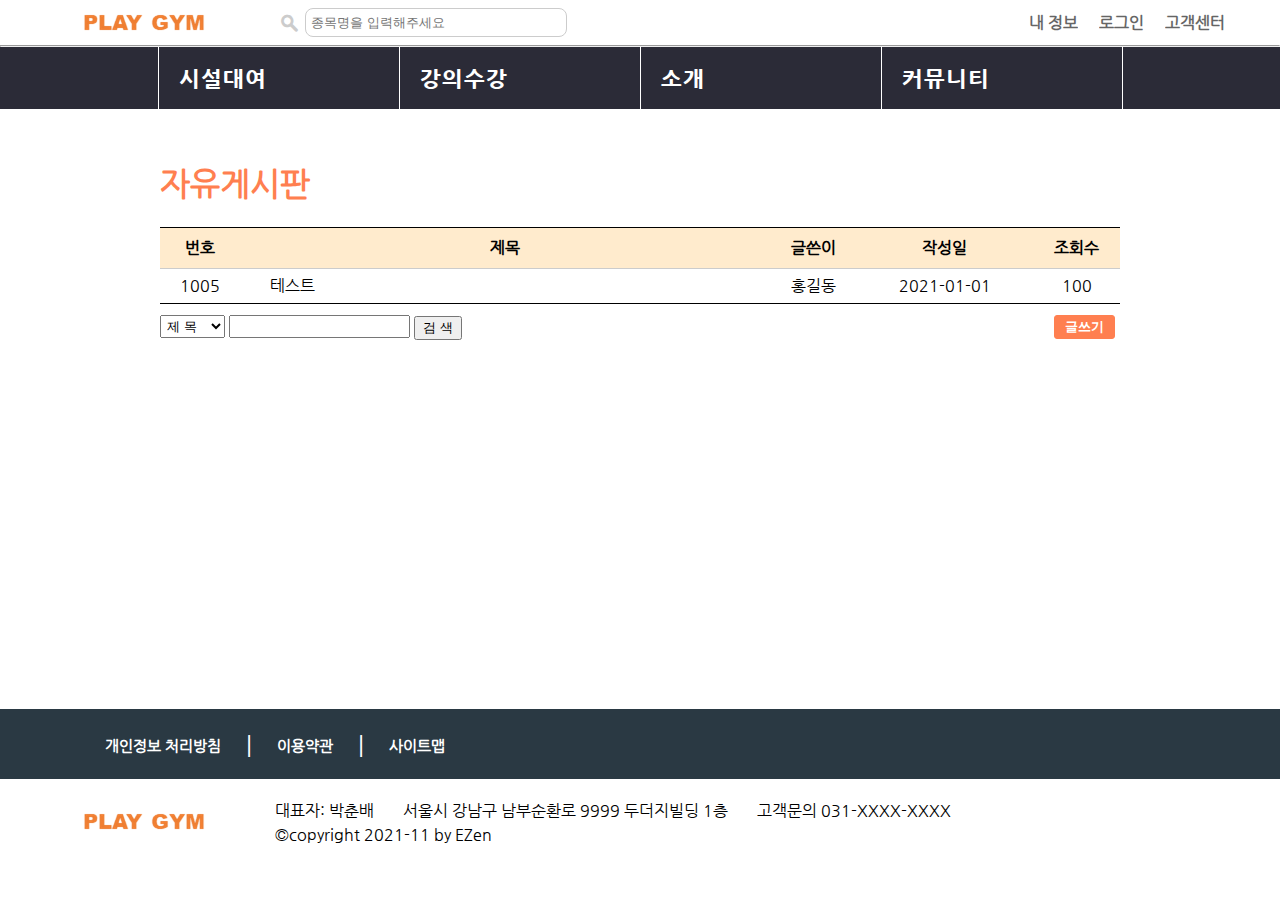
<file: board/BoardList.html>
<!DOCTYPE html>
<html lang="ko">
<head>
    <meta charset="UTF-8">
    <meta http-equiv="X-UA-Compatible" content="IE=edge">
    <meta name="viewport" content="width=device-width, initial-scale=1.0">
    <title>Board</title>
    <link rel="stylesheet" href="../css/index.css">
    <link rel="stylesheet" href="../css/BoardList.css">
    <script src="../javascript/jquery-3.6.0.min.js"></script>
    <script src="../javascript/index.js"></script>
</head>
<body>
    <div id="wrapper">
        <!--header-->
        <header>
            <div id="headerTop">
                <h2 id="logo">
                    <a href="../index.html"><img src="../image/nameLogoMini.png"></a>
                </h2>
                <label for="search"></label>
                <input type="text" id="search" name="search" placeholder="종목명을 입력해주세요">
                <ul class="mainOption">
                    <li><a href="#">내 정보</a></li>
                    <li><a href="../login.html">로그인</a></li>
                    <li><a href="#">고객센터</a></li>
                </ul>
            </div>
            <hr>
        </header>
        <nav>
            <h2 class="hidden">네비게이션바</h2>
            <ul class="mainMenu">
                <li><a href="../list.html">시설대여</a><!--전체 시설보기로 들어가기-->
                    <ul class="subMenu">
                        <li><a href="../list.html">테니스코트</a></li>
                            <li><a href="../list.html">농구코트</a></li>
                            <li><a href="../list.html">배드민턴코트</a></li>
                            <li><a href="../list.html">탁구코트</a></li>
                            <li><a href="../list.html">족구코트</a></li>
                            <li><a href="../list.html">배구코트</a></li>
                    </ul>
                </li
                ><li><a href="../lecture/LecList.html">강의수강</a><!--공백제거를 위해 li 닫기를 다음 li 앞에 줌-->
                    <ul class="subMenu">
                        <li><a href="../lecture/LecList.html">강의신청</a></li>
                        <li><a href="../lecture/LecInfo.html">강사소개</a></li>
                        <li><a href="../lecture/LecReview.html">수강후기</a></li>
                    </ul>
                </li
                ><li><a href="../info/gymInfo.html">소개</a>
                    <ul class="subMenu">
                        <li><a href="../info/gymInfo.html">체육관소개</a></li>
                        <li><a href="../info/roomInfo.html">시설정보</a></li>
                    </ul>
                </li
                ><li><a href="../board/BoardList.html">커뮤니티</a>
                    <ul class="subMenu">
                        <li><a href="../board/noticeList.html">공지사항</a></li>
                        <li><a href="../board/BoardList.html">게시판</a></li>
                        <li><a href="#">고객센터</a></li>
                    </ul>
                </li>
            </ul>
        </nav>
        <!--contents-->
        <div id="contents">
            <div class="boardList">
                <h2>자유게시판</h2>
                <table>
                    <tr>
                        <th>번호</th>
                        <th>제목</th>
                        <th>글쓴이</th>
                        <th>작성일</th>
                        <th>조회수</th>
                    </tr>
                    <tr class="list_hover" onclick="location.href='BoardRead.html'" style="cursor: pointer;">
                        <td width="80">1005</td>
                        <td width="500">테스트</td>
                        <td>홍길동</td>
                        <td>2021-01-01</td>
                        <td>100</td>
                    </tr>
                </table>
                <form name="board_searchFrm" id="board_searchFrm" method="post" action="BoardList.html">
                    <select name="keyField" size="1">
                        <option value="subject">제 목</option>
                        <option value="content">내 용</option>
                        <option value="name">글쓴이</option>
                    </select>
                    <input name="searchBoard" size="20">
                    <button type="button">검 색</button>
                    <button type="button" class="btn_goPost" onclick="location.href='BoardPost.html'">글쓰기</button>
                </form>
            </div>
        </div>
        <!--slogan-->
        <div id="slogan">
            <section>
                <p><a href="#">개인정보 처리방침</a></p>
                <p><a href="#">이용약관</a></p>
                <p><a href="#">사이트맵</a></p>
            </section>
        </div>
        <!--footer-->
        <footer>
            <div class="footerInner">
                <img src="../image/nameLogoMini.png">
                <div class="address">
                    <span>대표자: 박춘배</span>
                    <span>서울시 강남구 남부순환로 9999 두더지빌딩 1층</span>
                    <span>고객문의 031-XXXX-XXXX</spans><br>
                    <span>&copy;copyright 2021-11 by EZen</span>
                </div>
            </div>
        </footer>
    </div>
</body>
</html>
</file>
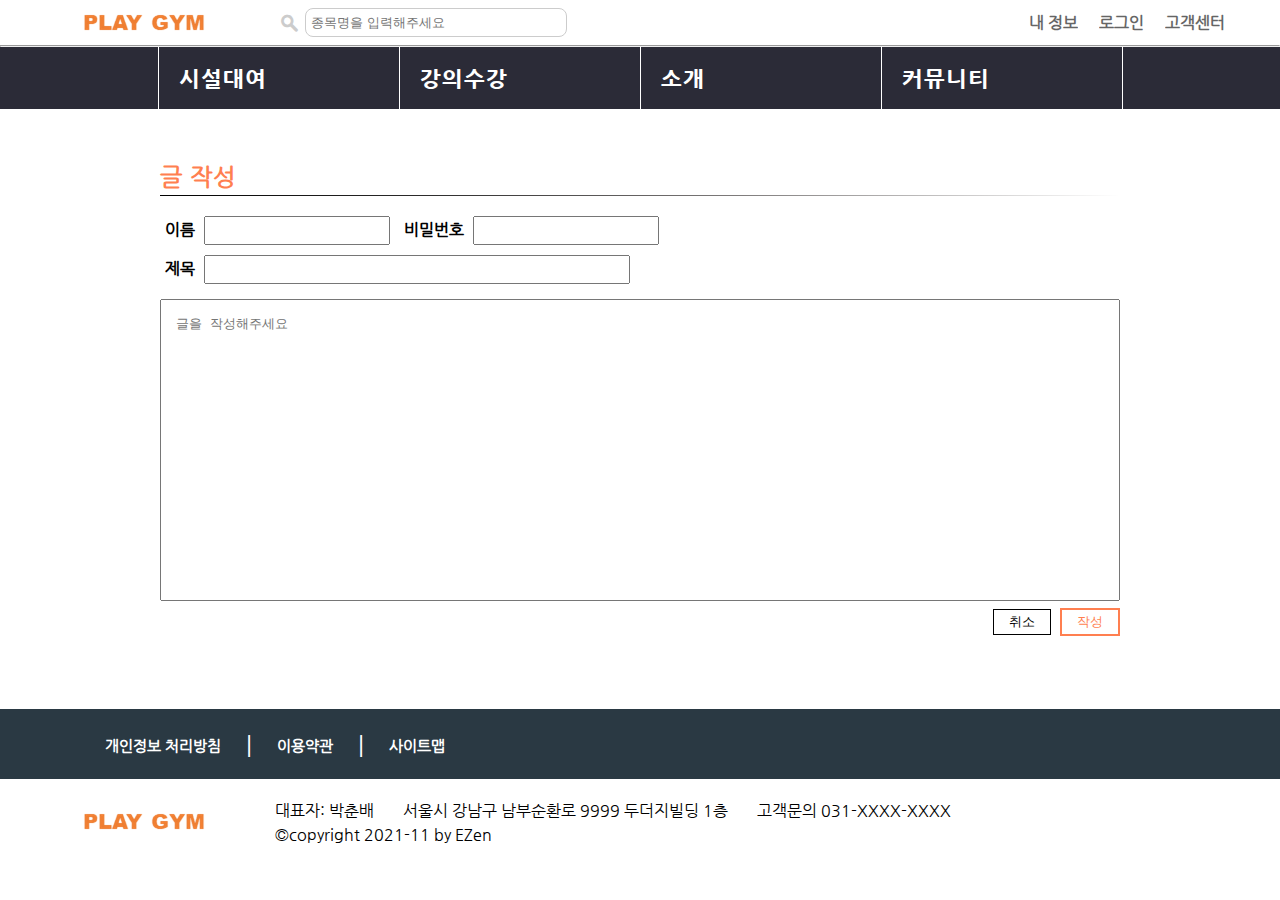
<file: board/BoardPost.html>
<!DOCTYPE html>
<html lang="ko">
<head>
    <meta charset="UTF-8">
    <meta http-equiv="X-UA-Compatible" content="IE=edge">
    <meta name="viewport" content="width=device-width, initial-scale=1.0">
    <title>Board</title>
    <link rel="stylesheet" href="../css/index.css">
    <link rel="stylesheet" href="../css/BoardPost.css">
    <script src="../javascript/jquery-3.6.0.min.js"></script>
    <script src="../javascript/index.js"></script>
</head>
<body>
    <div id="wrapper">
        <!--header-->
        <header>
            <div id="headerTop">
                <h2 id="logo">
                    <a href="../index.html"><img src="../image/nameLogoMini.png"></a>
                </h2>
                <label for="search"></label>
                <input type="text" id="search" name="search" placeholder="종목명을 입력해주세요">
                <ul class="mainOption">
                    <li><a href="#">내 정보</a></li>
                    <li><a href="../login.html">로그인</a></li>
                    <li><a href="#">고객센터</a></li>
                </ul>
            </div>
            <hr>
        </header>
        <nav>
            <h2 class="hidden">네비게이션바</h2>
            <ul class="mainMenu">
                <li><a href="../list.html">시설대여</a><!--전체 시설보기로 들어가기-->
                    <ul class="subMenu">
                        <li><a href="../list.html">테니스코트</a></li>
                            <li><a href="../list.html">농구코트</a></li>
                            <li><a href="../list.html">배드민턴코트</a></li>
                            <li><a href="../list.html">탁구코트</a></li>
                            <li><a href="../list.html">족구코트</a></li>
                            <li><a href="../list.html">배구코트</a></li>
                    </ul>
                </li
                ><li><a href="../lecture/LecList.html">강의수강</a><!--공백제거를 위해 li 닫기를 다음 li 앞에 줌-->
                    <ul class="subMenu">
                        <li><a href="../lecture/LecList.html">강의신청</a></li>
                        <li><a href="../lecture/LecInfo.html">강사소개</a></li>
                        <li><a href="../lecture/LecReview.html">수강후기</a></li>
                    </ul>
                </li
                ><li><a href="../info/gymInfo.html">소개</a>
                    <ul class="subMenu">
                        <li><a href="../info/gymInfo.html">체육관소개</a></li>
                        <li><a href="../info/roomInfo.html">시설정보</a></li>
                    </ul>
                </li
                ><li><a href="../board/BoardList.html">커뮤니티</a>
                    <ul class="subMenu">
                        <li><a href="../board/noticeList.html">공지사항</a></li>
                        <li><a href="../board/BoardList.html">게시판</a></li>
                        <li><a href="#">고객센터</a></li>
                    </ul>
                </li>
            </ul>
        </nav>
        <!--contents-->
        <div id="contents">
            <div class="boardPost">
                <h2>글 작성</h2>
                <hr>
                <form name="board_postFrm" id="board_postFrm" method="post" action="#">
                    <div class="boardPost_name_pass">
                        <label for="name">이름</label>
                        <input name="name" id="name" type="text">
                        <label for="pass">비밀번호</label>
                        <input name="pass" id="pass" type="password">
                    </div>
                    <div class="boardPost_content">
                        <label for="subject">제목</label>
                        <input name="subject" id="subject" type="text" size="50"><br>
                    </div>
                    <textarea name="content" class="boardContent" placeholder="글을 작성해주세요" rows="18"></textarea>
                    <div class="buttonContainer">
                        <button type="button" onclick="location.href='BoardList.html'" class="btn_cancel">취소</button>
                        <button type="button" class="btn_write">작성</button>
                    </div>
                </form>
            </div>
        </div>
        <!--slogan-->
        <div id="slogan">
            <section>
                <p><a href="#">개인정보 처리방침</a></p>
                <p><a href="#">이용약관</a></p>
                <p><a href="#">사이트맵</a></p>
            </section>
        </div>
        <!--footer-->
        <footer>
            <div class="footerInner">
                <img src="../image/nameLogoMini.png">
                <div class="address">
                    <span>대표자: 박춘배</span>
                    <span>서울시 강남구 남부순환로 9999 두더지빌딩 1층</span>
                    <span>고객문의 031-XXXX-XXXX</spans><br>
                    <span>&copy;copyright 2021-11 by EZen</span>
                </div>
            </div>
        </footer>
    </div>
</body>
</html>
</file>
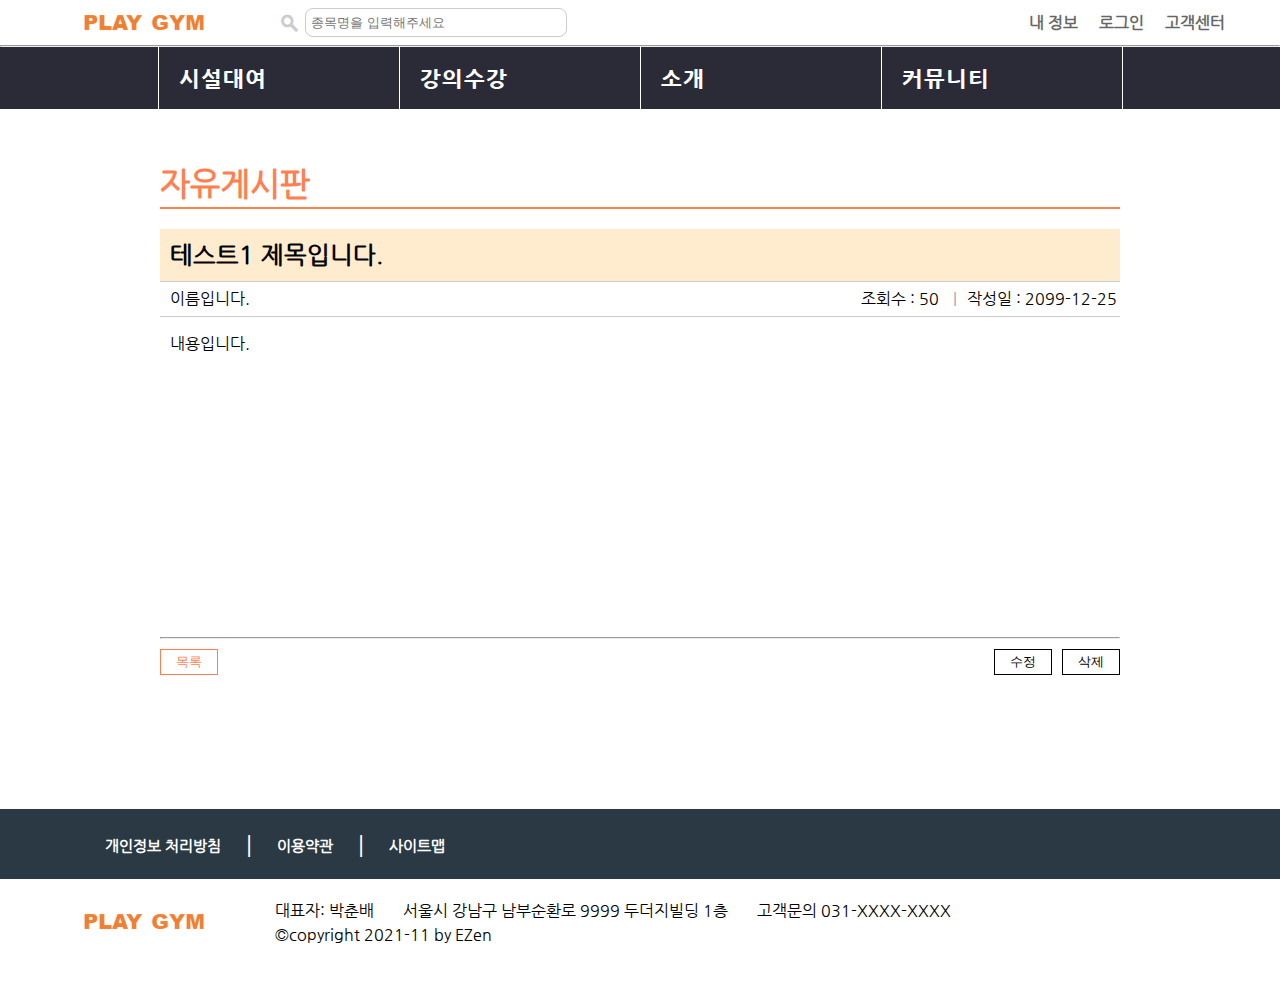
<file: board/BoardRead.html>
<!DOCTYPE html>
<html lang="ko">
<head>
    <meta charset="UTF-8">
    <meta http-equiv="X-UA-Compatible" content="IE=edge">
    <meta name="viewport" content="width=device-width, initial-scale=1.0">
    <title>Board</title>
    <link rel="stylesheet" href="../css/index.css">
    <link rel="stylesheet" href="../css/BoardRead.css">
    <script src="../javascript/jquery-3.6.0.min.js"></script>
    <script src="../javascript/index.js"></script>
</head>
<body>
    <div id="wrapper">
        <!--header-->
        <header>
            <div id="headerTop">
                <h2 id="logo">
                    <a href="../index.html"><img src="../image/nameLogoMini.png"></a>
                </h2>
                <label for="search"></label>
                <input type="text" id="search" name="search" placeholder="종목명을 입력해주세요">
                <ul class="mainOption">
                    <li><a href="#">내 정보</a></li>
                    <li><a href="../login.html">로그인</a></li>
                    <li><a href="#">고객센터</a></li>
                </ul>
            </div>
            <hr>
        </header>
        <nav>
            <h2 class="hidden">네비게이션바</h2>
            <ul class="mainMenu">
                <li><a href="../list.html">시설대여</a><!--전체 시설보기로 들어가기-->
                    <ul class="subMenu">
                        <li><a href="../list.html">테니스코트</a></li>
                            <li><a href="../list.html">농구코트</a></li>
                            <li><a href="../list.html">배드민턴코트</a></li>
                            <li><a href="../list.html">탁구코트</a></li>
                            <li><a href="../list.html">족구코트</a></li>
                            <li><a href="../list.html">배구코트</a></li>
                    </ul>
                </li
                ><li><a href="../lecture/LecList.html">강의수강</a><!--공백제거를 위해 li 닫기를 다음 li 앞에 줌-->
                    <ul class="subMenu">
                        <li><a href="../lecture/LecList.html">강의신청</a></li>
                        <li><a href="../lecture/LecInfo.html">강사소개</a></li>
                        <li><a href="../lecture/LecReview.html">수강후기</a></li>
                    </ul>
                </li
                ><li><a href="../info/gymInfo.html">소개</a>
                    <ul class="subMenu">
                        <li><a href="../info/gymInfo.html">체육관소개</a></li>
                        <li><a href="../info/roomInfo.html">시설정보</a></li>
                    </ul>
                </li
                ><li><a href="../board/BoardList.html">커뮤니티</a>
                    <ul class="subMenu">
                        <li><a href="../board/noticeList.html">공지사항</a></li>
                        <li><a href="../board/BoardList.html">게시판</a></li>
                        <li><a href="#">고객센터</a></li>
                    </ul>
                </li>
            </ul>
        </nav>
        <!--contents-->
        <div id="contents">
            <div class="boardRead">
                <h2>자유게시판</h2>
                <div class="boardRead_header">
                    <div class="boardRead_title">
                        <h2>테스트1 제목입니다.</h2>
                    </div>
                    <div class="boardMember_info">
                        <div class="boardMember_name">
                            <span>이름입니다.</span>
                        </div>
                        <div class="boardMember_date">
                            <span>조회수 : 50</span>
                            <span>작성일 : 2099-12-25</span>
                        </div>
                    </div>
                </div>

                <div class="boardRead_content">
                    <div class="boardRead_read">
                        <p>내용입니다.</p>
                    </div>
                </div>
                <hr>
                <div class="boardRead_button">
                    <button class="btn_list" onclick="location.href='BoardList.html'">목록</button>
                    <button class="btn_update" onclick="location.href='BoardUpdate.html'">수정</button>
                    <button class="btn_delete" onclick="location.href='BoardDelete.html'">삭제</button>
                </div>
            </div>
        </div>
        <!--slogan-->
        <div id="slogan">
            <section>
                <p><a href="#">개인정보 처리방침</a></p>
                <p><a href="#">이용약관</a></p>
                <p><a href="#">사이트맵</a></p>
            </section>
        </div>
        <!--footer-->
        <footer>
            <div class="footerInner">
                <img src="../image/nameLogoMini.png">
                <div class="address">
                    <span>대표자: 박춘배</span>
                    <span>서울시 강남구 남부순환로 9999 두더지빌딩 1층</span>
                    <span>고객문의 031-XXXX-XXXX</spans><br>
                    <span>&copy;copyright 2021-11 by EZen</span>
                </div>
            </div>
        </footer>
    </div>
</body>
</html>
</file>
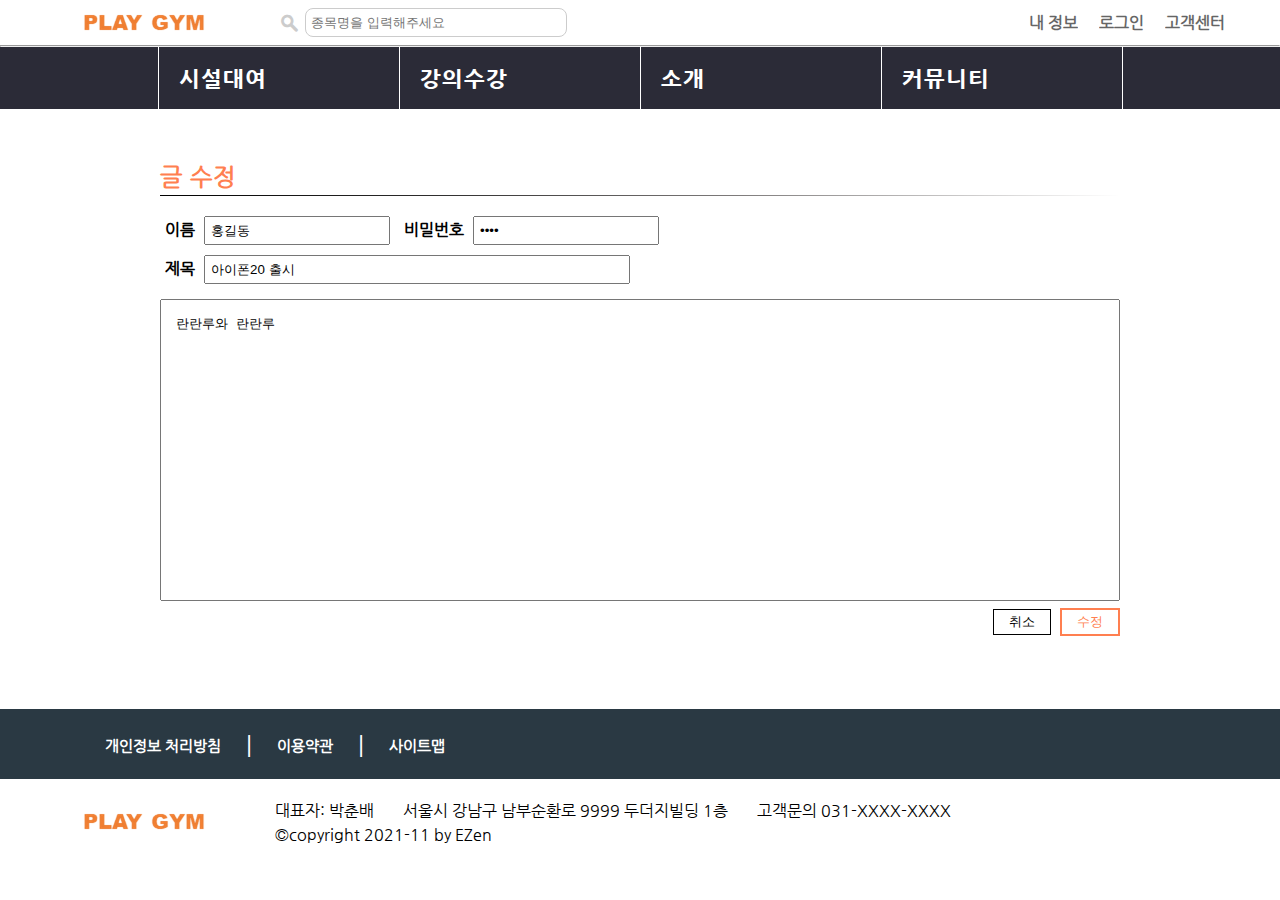
<file: board/BoardUpdate.html>
<!DOCTYPE html>
<html lang="ko">
<head>
    <meta charset="UTF-8">
    <meta http-equiv="X-UA-Compatible" content="IE=edge">
    <meta name="viewport" content="width=device-width, initial-scale=1.0">
    <title>Board</title>
    <link rel="stylesheet" href="../css/index.css">
    <link rel="stylesheet" href="../css/BoardUpdate.css">
    <script src="../javascript/jquery-3.6.0.min.js"></script>
    <script src="../javascript/index.js"></script>
</head>
<body>
    <div id="wrapper">
        <!--header-->
        <header>
            <div id="headerTop">
                <h2 id="logo">
                    <a href="../index.html"><img src="../image/nameLogoMini.png"></a>
                </h2>
                <label for="search"></label>
                <input type="text" id="search" name="search" placeholder="종목명을 입력해주세요">
                <ul class="mainOption">
                    <li><a href="#">내 정보</a></li>
                    <li><a href="../login.html">로그인</a></li>
                    <li><a href="#">고객센터</a></li>
                </ul>
            </div>
            <hr>
        </header>
        <nav>
            <h2 class="hidden">네비게이션바</h2>
            <ul class="mainMenu">
                <li><a href="../list.html">시설대여</a><!--전체 시설보기로 들어가기-->
                    <ul class="subMenu">
                        <li><a href="../list.html">테니스코트</a></li>
                            <li><a href="../list.html">농구코트</a></li>
                            <li><a href="../list.html">배드민턴코트</a></li>
                            <li><a href="../list.html">탁구코트</a></li>
                            <li><a href="../list.html">족구코트</a></li>
                            <li><a href="../list.html">배구코트</a></li>
                    </ul>
                </li
                ><li><a href="../lecture/LecList.html">강의수강</a><!--공백제거를 위해 li 닫기를 다음 li 앞에 줌-->
                    <ul class="subMenu">
                        <li><a href="../lecture/LecList.html">강의신청</a></li>
                        <li><a href="../lecture/LecInfo.html">강사소개</a></li>
                        <li><a href="../lecture/LecReview.html">수강후기</a></li>
                    </ul>
                </li
                ><li><a href="../info/gymInfo.html">소개</a>
                    <ul class="subMenu">
                        <li><a href="../info/gymInfo.html">체육관소개</a></li>
                        <li><a href="../info/roomInfo.html">시설정보</a></li>
                    </ul>
                </li
                ><li><a href="../board/BoardList.html">커뮤니티</a>
                    <ul class="subMenu">
                        <li><a href="../board/noticeList.html">공지사항</a></li>
                        <li><a href="../board/BoardList.html">게시판</a></li>
                        <li><a href="#">고객센터</a></li>
                    </ul>
                </li>
            </ul>
        </nav>
        <!--contents-->
        <div id="contents">
            <div class="boardUpdate">
                <h2>글 수정</h2>
                <hr>
                <form name="board_updateFrm" id="board_updateFrm" method="post" action="#">
                    <div class="boardUpdate_name_pass">
                        <label for="name">이름</label>
                        <input name="name" id="name" type="text" value="홍길동">
                        <label for="pass">비밀번호</label>
                        <input name="pass" id="pass" type="password" value="1111">
                    </div>
                    <div class="boardUpdate_content">
                        <label for="subject">제목</label>
                        <input name="subject" id="subject" type="text" size="50" value="아이폰20 출시"><br>
                    </div>
                    <textarea name="content" class="boardContent" placeholder="글을 작성해주세요" rows="18">란란루와 란란루</textarea>
                    <div class="buttonContainer">
                        <button type="button" onclick="location.href='BoardRead.html'" class="btn_cancel">취소</button>
                        <button type="button" class="btn_write">수정</button>
                    </div>
                </form>
            </div>
        </div>
        <!--slogan-->
        <div id="slogan">
            <section>
                <p><a href="#">개인정보 처리방침</a></p>
                <p><a href="#">이용약관</a></p>
                <p><a href="#">사이트맵</a></p>
            </section>
        </div>
        <!--footer-->
        <footer>
            <div class="footerInner">
                <img src="../image/nameLogoMini.png">
                <div class="address">
                    <span>대표자: 박춘배</span>
                    <span>서울시 강남구 남부순환로 9999 두더지빌딩 1층</span>
                    <span>고객문의 031-XXXX-XXXX</spans><br>
                    <span>&copy;copyright 2021-11 by EZen</span>
                </div>
            </div>
        </footer>
    </div>
</body>
</html>
</file>
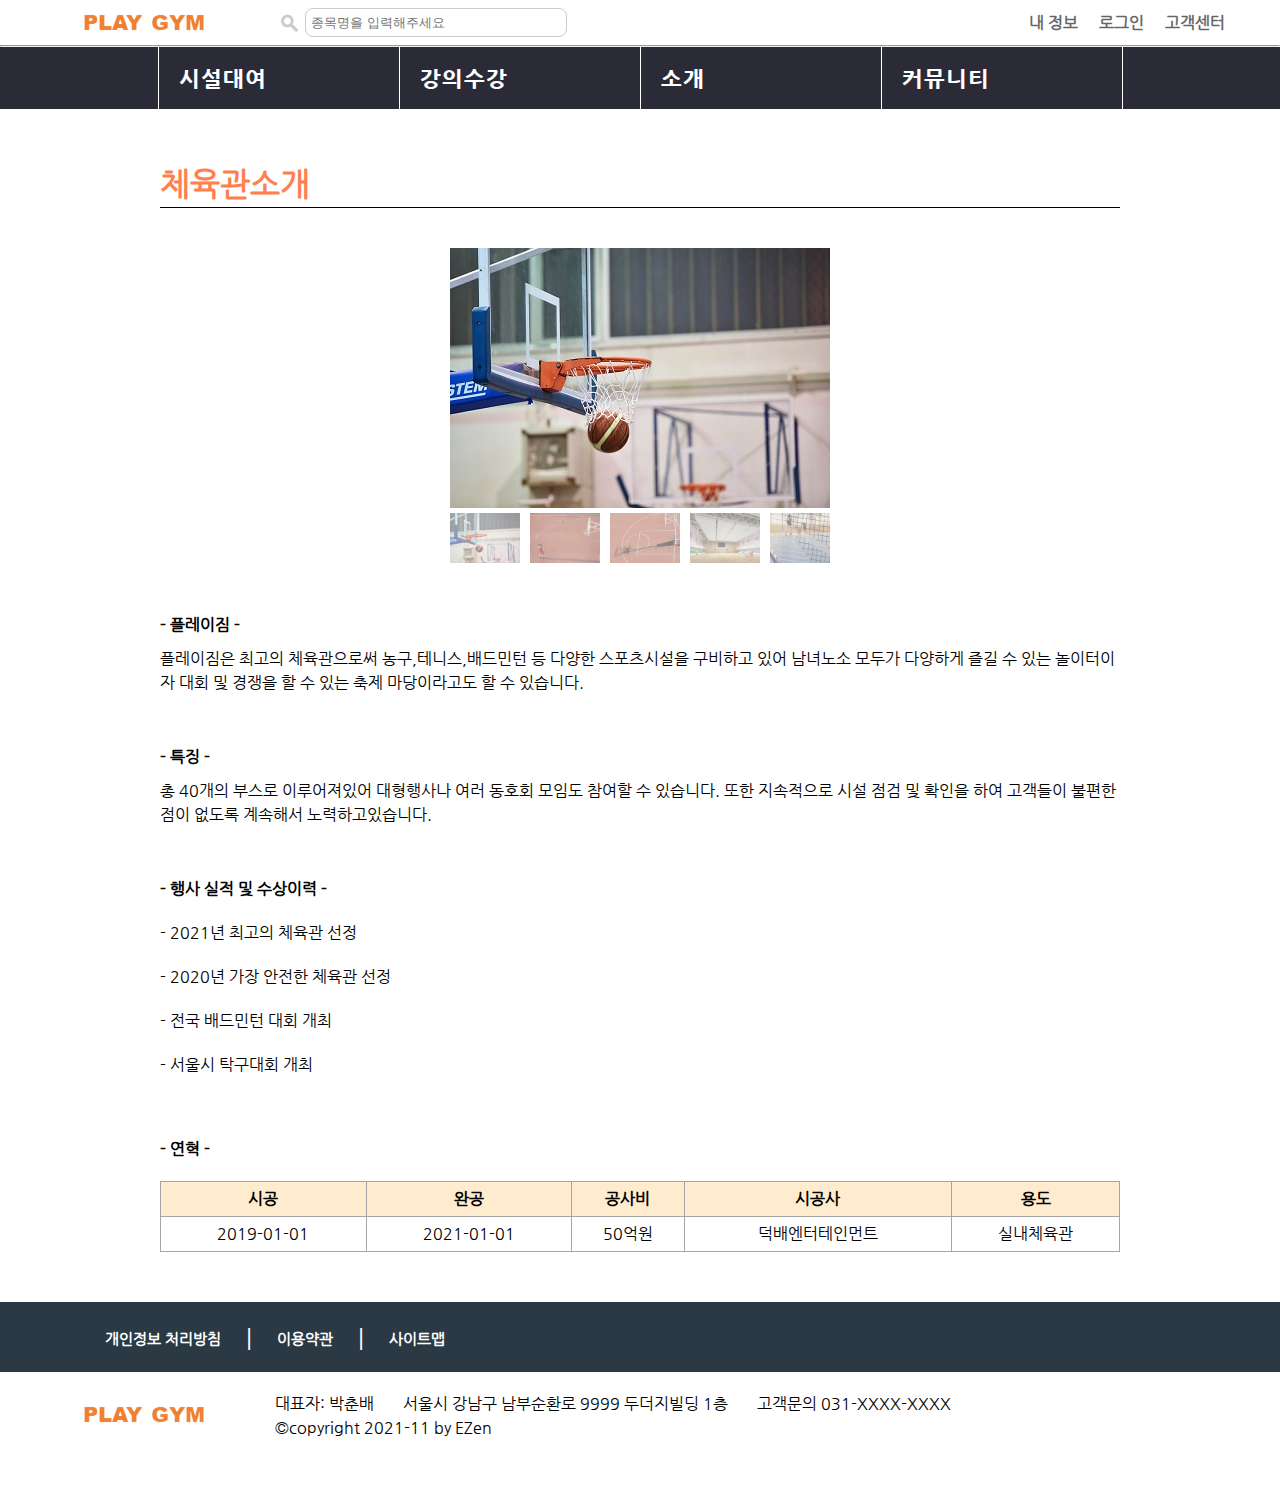
<file: info/gymInfo.html>
<!DOCTYPE html>
<html lang="ko">
<head>
    <meta charset="UTF-8">
    <meta http-equiv="X-UA-Compatible" content="IE=edge">
    <meta name="viewport" content="width=device-width, initial-scale=1.0">
    <title>introduce</title>
    <link rel="stylesheet" href="../css/index.css">
    <link rel="stylesheet" href="../css/gymInfo.css">
    <script src="../javascript/jquery-3.6.0.min.js"></script>
    <script src="../javascript/index.js"></script>
</head>
<body>
    <div id="wrapper">
        <!--header-->
        <header>
            <div id="headerTop">
                <h2 id="logo">
                    <a href="../index.html"><img src="../image/nameLogoMini.png"></a>
                </h2>
                <label for="search"></label>
                <input type="text" id="search" name="search" placeholder="종목명을 입력해주세요">
                <ul class="mainOption">
                    <li><a href="#">내 정보</a></li>
                    <li><a href="../login.html">로그인</a></li>
                    <li><a href="#">고객센터</a></li>
                </ul>
            </div>
            <hr>
        </header>
        <nav>
            <h2 class="hidden">네비게이션바</h2>
            <ul class="mainMenu">
                <li><a href="../list.html">시설대여</a><!--전체 시설보기로 들어가기-->
                    <ul class="subMenu">
                        <li><a href="../list.html">테니스코트</a></li>
                            <li><a href="../list.html">농구코트</a></li>
                            <li><a href="../list.html">배드민턴코트</a></li>
                            <li><a href="../list.html">탁구코트</a></li>
                            <li><a href="../list.html">족구코트</a></li>
                            <li><a href="../list.html">배구코트</a></li>
                    </ul>
                </li
                ><li><a href="../lecture/LecList.html">강의수강</a><!--공백제거를 위해 li 닫기를 다음 li 앞에 줌-->
                    <ul class="subMenu">
                        <li><a href="../lecture/LecList.html">강의신청</a></li>
                        <li><a href="../lecture/LecInfo.html">강사소개</a></li>
                        <li><a href="../lecture/LecReview.html">수강후기</a></li>
                    </ul>
                </li
                ><li><a href="../info/gymInfo.html">소개</a>
                    <ul class="subMenu">
                        <li><a href="../info/gymInfo.html">체육관소개</a></li>
                        <li><a href="../info/roomInfo.html">시설정보</a></li>
                    </ul>
                </li
                ><li><a href="../board/BoardList.html">커뮤니티</a>
                    <ul class="subMenu">
                        <li><a href="../board/noticeList.html">공지사항</a></li>
                        <li><a href="../board/BoardList.html">게시판</a></li>
                        <li><a href="#">고객센터</a></li>
                    </ul>
                </li>
            </ul>
        </nav>
        <!--contents-->
        <div id="contents">
            <div class="introduce">
               <h2>체육관소개</h2>
               <div class="gym_info">
                   <div class="main_image">
                        <img src="../image/0A1.jpg">
                        <div class="image_container">
                            <img src="../image/0A1.jpg">
                            <img src="../image/0A2.jpg">
                            <img src="../image/0A3.jpg">
                            <img src="../image/0A4.jpg">
                            <img src="../image/0B1.jpg">
                        </div>
                   </div>
                   <div>
                       <h4>- 플레이짐 -</h4>
                        플레이짐은 최고의 체육관으로써 농구,테니스,배드민턴 등 다양한 스포츠시설을 
                        구비하고 있어 남녀노소 모두가 다양하게 즐길 수 있는 놀이터이자 대회 및 경쟁을 할 수 있는
                        축제 마당이라고도 할 수 있습니다.
                   </div>
                   <div>
                       <h4>- 특징 -</h4>
                        총 40개의 부스로 이루어져있어 대형행사나 여러 동호회 모임도 참여할 수 있습니다.
                        또한 지속적으로 시설 점검 및 확인을 하여 고객들이 불편한점이 없도록 계속해서 노력하고있습니다.
                   </div>
                   <div class="performance">
                       <h4>- 행사 실적 및 수상이력 -</h4>
                        <p>- 2021년 최고의 체육관 선정</p>
                        <p>- 2020년 가장 안전한 체육관 선정</p>
                        <p>- 전국 배드민턴 대회 개최</p>
                        <p>- 서울시 탁구대회 개최</p>
                   </div>
                   <div class="history">
                       <h4>- 연혁 -</h4>
                        <table>
                            <tr>
                                <th>시공</th>
                                <th>완공</th>
                                <th>공사비</th>
                                <th>시공사</th>
                                <th>용도</th>
                            </tr>
                            <tr>
                                <td>2019-01-01</td>
                                <td>2021-01-01</td>
                                <td>50억원</td>
                                <td>덕배엔터테인먼트</td>
                                <td>실내체육관</td>
                            </tr>
                        </table>
                   </div>
               </div>
            </div>
        </div>
        <!--slogan-->
        <div id="slogan">
            <section>
                <p><a href="#">개인정보 처리방침</a></p>
                <p><a href="#">이용약관</a></p>
                <p><a href="#">사이트맵</a></p>
            </section>
        </div>
        <!--footer-->
        <footer>
            <div class="footerInner">
                <img src="../image/nameLogoMini.png">
                <div class="address">
                    <span>대표자: 박춘배</span>
                    <span>서울시 강남구 남부순환로 9999 두더지빌딩 1층</span>
                    <span>고객문의 031-XXXX-XXXX</spans><br>
                    <span>&copy;copyright 2021-11 by EZen</span>
                </div>
            </div>
        </footer>
    </div>
</body>
<script>
    $('.image_container>img').click(function() {
        let src=$(this).attr('src');
        $('.main_image>img').css('opacity',0.5).stop().attr('src',src).animate({opacity:1},500);
    });
</script>
</html>
</file>
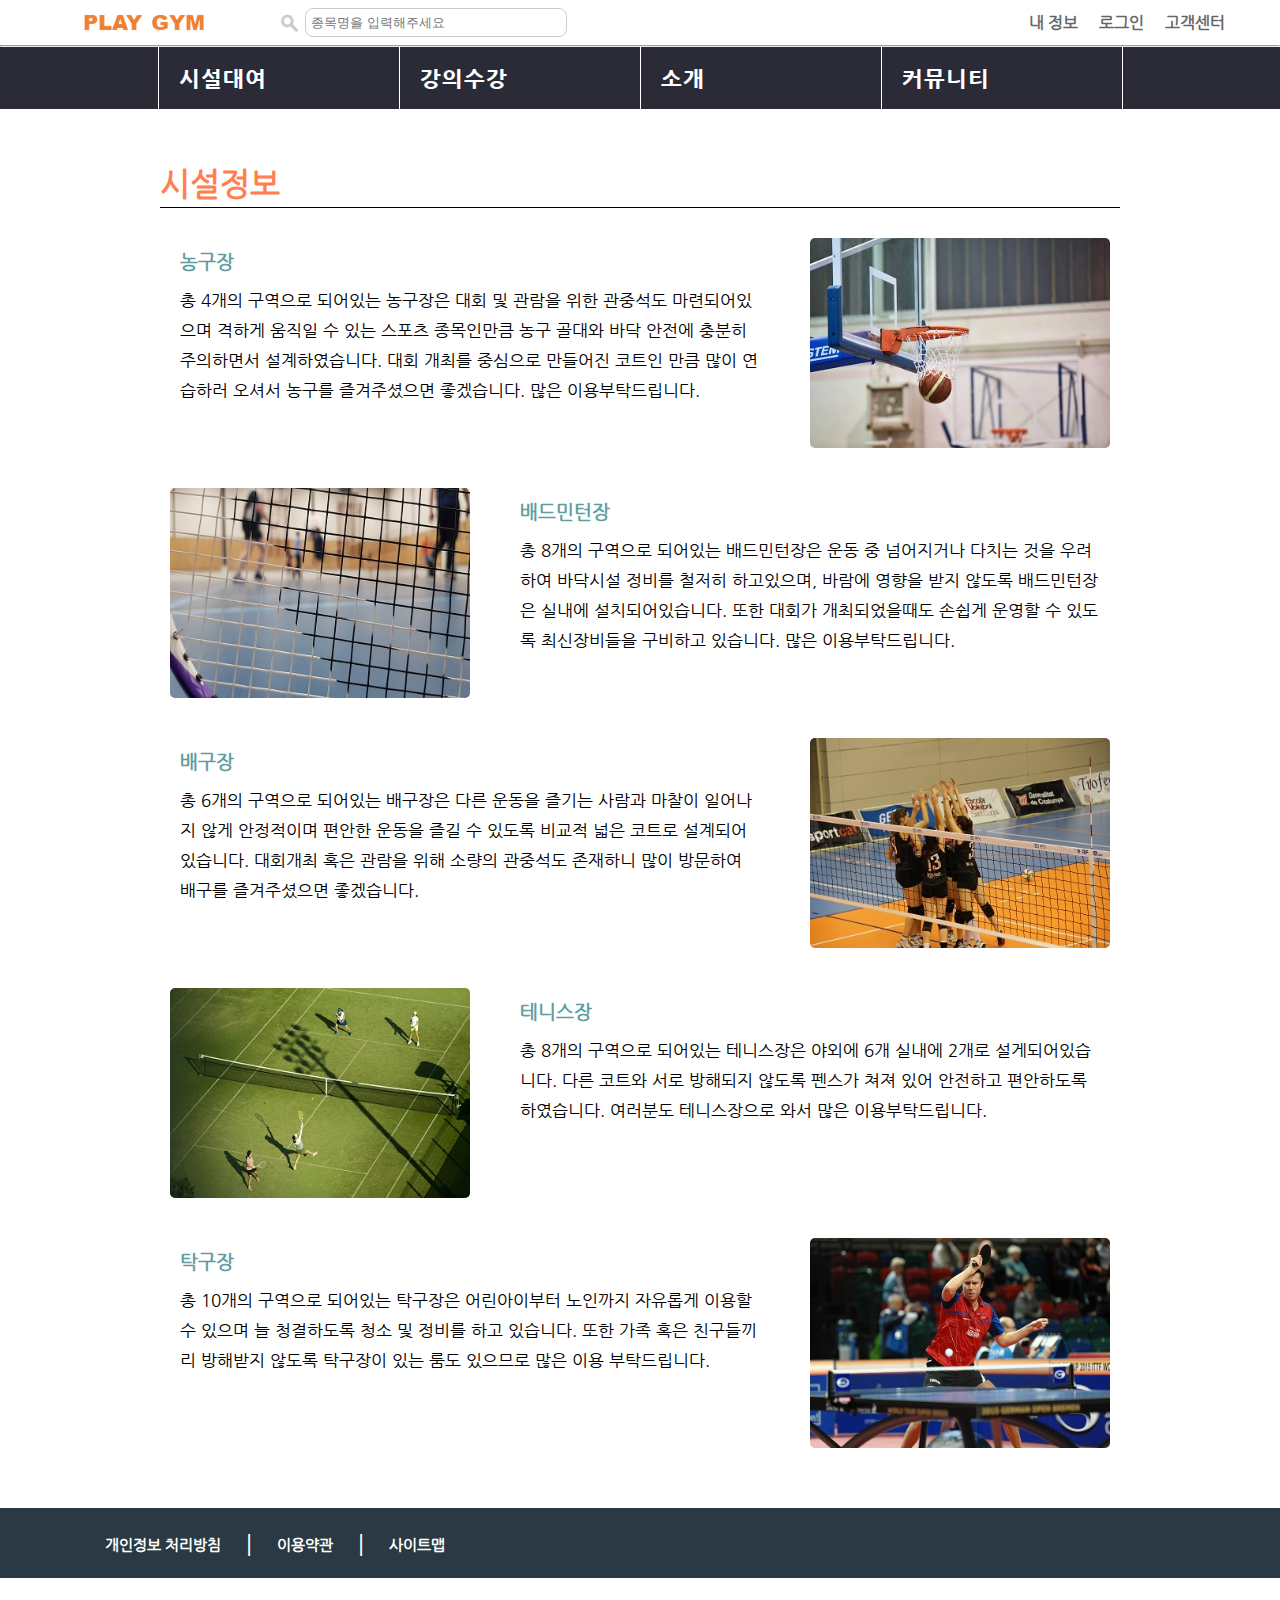
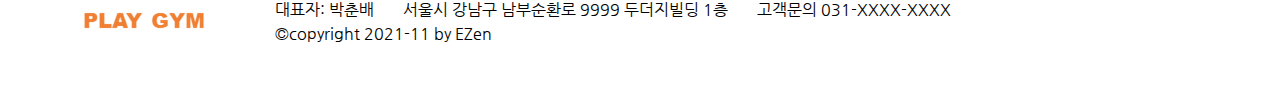
<file: info/roomInfo.html>
<!DOCTYPE html>
<html lang="ko">
<head>
    <meta charset="UTF-8">
    <meta http-equiv="X-UA-Compatible" content="IE=edge">
    <meta name="viewport" content="width=device-width, initial-scale=1.0">
    <title>introduce</title>
    <link rel="stylesheet" href="../css/index.css">
    <link rel="stylesheet" href="../css/roomInfo.css">
    <script src="../javascript/jquery-3.6.0.min.js"></script>
    <script src="../javascript/index.js"></script>
</head>
<body>
    <div id="wrapper">
        <!--header-->
        <header>
            <div id="headerTop">
                <h2 id="logo">
                    <a href="../index.html"><img src="../image/nameLogoMini.png"></a>
                </h2>
                <label for="search"></label>
                <input type="text" id="search" name="search" placeholder="종목명을 입력해주세요">
                <ul class="mainOption">
                    <li><a href="#">내 정보</a></li>
                    <li><a href="../login.html">로그인</a></li>
                    <li><a href="#">고객센터</a></li>
                </ul>
            </div>
            <hr>
        </header>
        <nav>
            <h2 class="hidden">네비게이션바</h2>
            <ul class="mainMenu">
                <li><a href="../list.html">시설대여</a><!--전체 시설보기로 들어가기-->
                    <ul class="subMenu">
                        <li><a href="../list.html">테니스코트</a></li>
                            <li><a href="../list.html">농구코트</a></li>
                            <li><a href="../list.html">배드민턴코트</a></li>
                            <li><a href="../list.html">탁구코트</a></li>
                            <li><a href="../list.html">족구코트</a></li>
                            <li><a href="../list.html">배구코트</a></li>
                    </ul>
                </li
                ><li><a href="../lecture/LecList.html">강의수강</a><!--공백제거를 위해 li 닫기를 다음 li 앞에 줌-->
                    <ul class="subMenu">
                        <li><a href="../lecture/LecList.html">강의신청</a></li>
                        <li><a href="../lecture/LecInfo.html">강사소개</a></li>
                        <li><a href="../lecture/LecReview.html">수강후기</a></li>
                    </ul>
                </li
                ><li><a href="../info/gymInfo.html">소개</a>
                    <ul class="subMenu">
                        <li><a href="../info/gymInfo.html">체육관소개</a></li>
                        <li><a href="../info/roomInfo.html">시설정보</a></li>
                    </ul>
                </li
                ><li><a href="../board/BoardList.html">커뮤니티</a>
                    <ul class="subMenu">
                        <li><a href="../board/noticeList.html">공지사항</a></li>
                        <li><a href="../board/BoardList.html">게시판</a></li>
                        <li><a href="#">고객센터</a></li>
                    </ul>
                </li>
            </ul>
        </nav>
        <!--contents-->
        <div id="contents">
            <div class="introduce">
                <h2>시설정보</h2>
                <div class="room">
                    <div class="image_container"><img src="../image/0A1.jpg"></div>
                    <div class="room_info">
                        <h3>농구장</h3>
                        <p>총 4개의 구역으로 되어있는 농구장은 대회 및 관람을 위한 관중석도 마련되어있으며
                            격하게 움직일 수 있는 스포츠 종목인만큼 농구 골대와 바닥 안전에 충분히 주의하면서
                            설계하였습니다. 대회 개최를 중심으로 만들어진 코트인 만큼 많이 연습하러 오셔서
                            농구를 즐겨주셨으면 좋겠습니다. 많은 이용부탁드립니다.
                        </p>
                    </div>
                </div>
                <div class="room">
                    <div class="image_container"><img src="../image/0B1.jpg"></div>
                    <div class="room_info">
                        <h3>배드민턴장</h3>
                        <p>총 8개의 구역으로 되어있는 배드민턴장은 운동 중 넘어지거나 다치는 것을
                            우려하여 바닥시설 정비를 철저히 하고있으며, 바람에 영향을 받지 않도록
                            배드민턴장은 실내에 설치되어있습니다. 또한 대회가 개최되었을때도 
                            손쉽게 운영할 수 있도록 최신장비들을 구비하고 있습니다. 많은 이용부탁드립니다.
                        </p>
                    </div>
                </div>
                <div class="room">
                    <div class="image_container"><img src="../image/0C1.jpg"></div>
                    <div class="room_info">
                        <h3>배구장</h3>
                        <p>총 6개의 구역으로 되어있는 배구장은 다른 운동을 즐기는 사람과 마찰이 일어나지 않게
                            안정적이며 편안한 운동을 즐길 수 있도록 비교적 넓은 코트로 설계되어있습니다.
                            대회개최 혹은 관람을 위해 소량의 관중석도 존재하니 많이 방문하여 배구를
                            즐겨주셨으면 좋겠습니다.
                        </p>
                    </div>
                </div>
                <div class="room">
                    <div class="image_container"><img src="../image/0D1.jpg"></div>
                    <div class="room_info">
                        <h3>테니스장</h3>
                        <p>총 8개의 구역으로 되어있는 테니스장은 야외에 6개 실내에 2개로 설게되어있습니다.
                            다른 코트와 서로 방해되지 않도록 펜스가 쳐져 있어 안전하고 편안하도록 하였습니다.
                            여러분도 테니스장으로 와서 많은 이용부탁드립니다.
                        </p>
                    </div>
                </div>
                <div class="room">
                    <div class="image_container"><img src="../image/0G1.jpg"></div>
                    <div class="room_info">
                        <h3>탁구장</h3>
                        <p>총 10개의 구역으로 되어있는 탁구장은 어린아이부터 노인까지 자유롭게
                            이용할 수 있으며 늘 청결하도록 청소 및 정비를 하고 있습니다. 또한
                            가족 혹은 친구들끼리 방해받지 않도록 탁구장이 있는 룸도 있으므로 많은
                                이용 부탁드립니다.
                        </p>
                    </div>
                </div>
            </div>
        </div>
        <!--slogan-->
        <div id="slogan">
            <section>
                <p><a href="#">개인정보 처리방침</a></p>
                <p><a href="#">이용약관</a></p>
                <p><a href="#">사이트맵</a></p>
            </section>
        </div>
        <!--footer-->
        <footer>
            <div class="footerInner">
                <img src="../image/nameLogoMini.png">
                <div class="address">
                    <span>대표자: 박춘배</span>
                    <span>서울시 강남구 남부순환로 9999 두더지빌딩 1층</span>
                    <span>고객문의 031-XXXX-XXXX</spans><br>
                    <span>&copy;copyright 2021-11 by EZen</span>
                </div>
            </div>
        </footer>
    </div>
</body>
<script>
    $('.image_container>img').click(function() {
        let src=$(this).attr('src');
        $('.main_image>img').css('opacity',0.5).stop().attr('src',src).animate({opacity:1},500);
    });
</script>
</html>
</file>
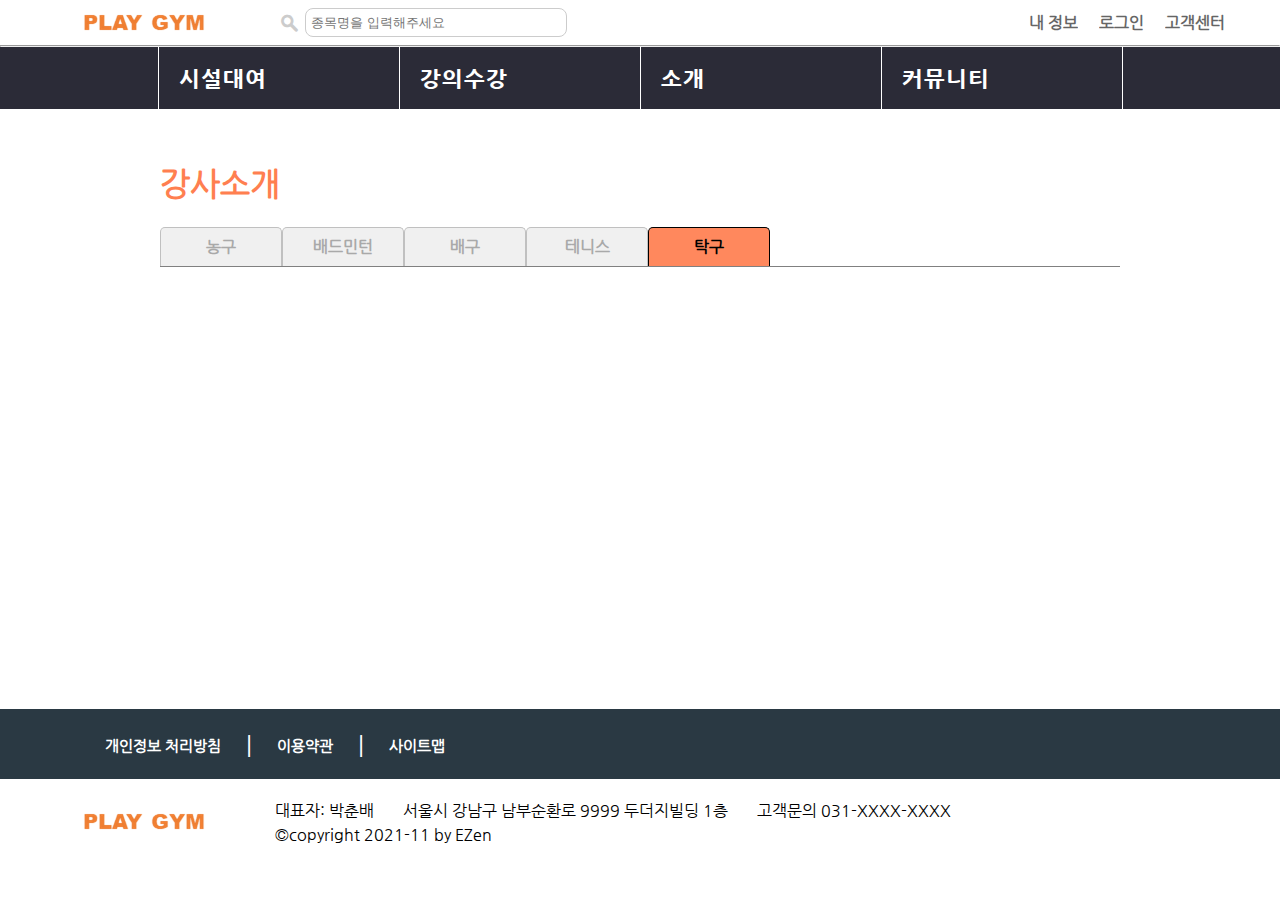
<file: lecture/LecInfo.html>
<!DOCTYPE html>
<html lang="ko">
<head>
    <meta charset="UTF-8">
    <meta http-equiv="X-UA-Compatible" content="IE=edge">
    <meta name="viewport" content="width=device-width, initial-scale=1.0">
    <title>Board</title>
    <link rel="stylesheet" href="../css/index.css">
    <link rel="stylesheet" href="../css/LecInfo.css">
    <script src="../javascript/jquery-3.6.0.min.js"></script>
    <script src="../javascript/index.js"></script>
    <script src="../javascript/LecInfo.js"></script>
</head>
<body>
    <div id="wrapper">
        <!--header-->
        <header>
            <div id="headerTop">
                <h2 id="logo">
                    <a href="../index.html"><img src="../image/nameLogoMini.png"></a>
                </h2>
                <label for="search"></label>
                <input type="text" id="search" name="search" placeholder="종목명을 입력해주세요">
                <ul class="mainOption">
                    <li><a href="#">내 정보</a></li>
                    <li><a href="../login.html">로그인</a></li>
                    <li><a href="#">고객센터</a></li>
                </ul>
            </div>
            <hr>
        </header>
        <nav>
            <h2 class="hidden">네비게이션바</h2>
            <ul class="mainMenu">
                <li><a href="../list.html">시설대여</a><!--전체 시설보기로 들어가기-->
                    <ul class="subMenu">
                        <li><a href="../list.html">테니스코트</a></li>
                            <li><a href="../list.html">농구코트</a></li>
                            <li><a href="../list.html">배드민턴코트</a></li>
                            <li><a href="../list.html">탁구코트</a></li>
                            <li><a href="../list.html">족구코트</a></li>
                            <li><a href="../list.html">배구코트</a></li>
                    </ul>
                </li
                ><li><a href="../lecture/LecList.html">강의수강</a><!--공백제거를 위해 li 닫기를 다음 li 앞에 줌-->
                    <ul class="subMenu">
                        <li><a href="../lecture/LecList.html">강의신청</a></li>
                        <li><a href="../lecture/LecInfo.html">강사소개</a></li>
                        <li><a href="../lecture/LecReview.html">수강후기</a></li>
                    </ul>
                </li
                ><li><a href="../info/gymInfo.html">소개</a>
                    <ul class="subMenu">
                        <li><a href="../info/gymInfo.html">체육관소개</a></li>
                        <li><a href="../info/roomInfo.html">시설정보</a></li>
                    </ul>
                </li
                ><li><a href="../board/BoardList.html">커뮤니티</a>
                    <ul class="subMenu">
                        <li><a href="../board/noticeList.html">공지사항</a></li>
                        <li><a href="../board/BoardList.html">게시판</a></li>
                        <li><a href="#">고객센터</a></li>
                    </ul>
                </li>
            </ul>
        </nav>
        <!--contents-->
        <div id="contents">
            <div class="lecInfo">
                <h2>강사소개</h2>
                <div class="lecInfoTab">
                    <ul>
                        <li><a>농구</a></li>
                        <li><a>배드민턴</a></li>
                        <li><a>배구</a></li>
                        <li><a>테니스</a></li>
                        <li><a>탁구</a></li>
                    </ul>
                </div>
                <div class="tabContainer">
                    <div id="tab1" class="tab_content">
                        <div class="article_lesson">
                            <a href="#">
                                <img src="../image/blank-profile-picture-g6785e2fcb_1280.png" alt="lesson_product" title="badminton_teacher">
                            </a>
                            <p class="lesson_profile">국가대표의 저력!<br><span>배드민턴 강사</span></p>
                            <p class="lesson_name">김덕배</p>
                        </div>
                        <div class="article_lesson">
                            <a href="#">
                                <img src="../image/blank-profile-picture-g6785e2fcb_1280.png" alt="lesson_product" title="badminton_teacher">
                            </a>
                            <p class="lesson_profile">국가대표의 저력!<br><span>배드민턴 강사</span></p>
                            <p class="lesson_name">김덕배</p>
                        </div>
                        <div class="article_lesson">
                            <a href="#">
                                <img src="../image/blank-profile-picture-g6785e2fcb_1280.png" alt="lesson_product" title="badminton_teacher">
                            </a>
                            <p class="lesson_profile">국가대표의 저력!<br><span>배드민턴 강사</span></p>
                            <p class="lesson_name">김덕배</p>
                        </div>
                        <div class="article_lesson">
                            <a href="#">
                                <img src="../image/blank-profile-picture-g6785e2fcb_1280.png" alt="lesson_product" title="badminton_teacher">
                            </a>
                            <p class="lesson_profile">국가대표의 저력!<br><span>배드민턴 강사</span></p>
                            <p class="lesson_name">김덕배</p>
                        </div>
                    </div>
                    <div id="tab2" class="tab_content">
                        <div class="article_lesson">
                            <a href="#">
                                <img src="../image/blank-profile-picture-g6785e2fcb_1280.png" alt="lesson_product" title="badminton_teacher">
                            </a>
                            <p class="lesson_profile">국가대표의 저력!<br><span>배드민턴 강사</span></p>
                            <p class="lesson_name">김덕배</p>
                        </div>
                        <div class="article_lesson">
                            <a href="#">
                                <img src="../image/blank-profile-picture-g6785e2fcb_1280.png" alt="lesson_product" title="badminton_teacher">
                            </a>
                            <p class="lesson_profile">국가대표의 저력!<br><span>배드민턴 강사</span></p>
                            <p class="lesson_name">김덕배</p>
                        </div>
                    </div>
                    <div id="tab3" class="tab_content">
                        <div class="article_lesson">
                            <a href="#">
                                <img src="../image/blank-profile-picture-g6785e2fcb_1280.png" alt="lesson_product" title="badminton_teacher">
                            </a>
                            <p class="lesson_profile">국가대표의 저력!<br><span>배드민턴 강사</span></p>
                            <p class="lesson_name">김덕배</p>
                        </div>
                    </div>
                    <div id="tab4" class="tab_content">
                        <div class="article_lesson">
                            <a href="#">
                                <img src="../image/blank-profile-picture-g6785e2fcb_1280.png" alt="lesson_product" title="badminton_teacher">
                            </a>
                            <p class="lesson_profile">국가대표의 저력!<br><span>배드민턴 강사</span></p>
                            <p class="lesson_name">김덕배</p>
                        </div>
                    </div>
                    <div id="tab5" class="tab_content"></div>
                </div>
            </div>
        </div>
        <!--slogan-->
        <div id="slogan">
            <section>
                <p><a href="#">개인정보 처리방침</a></p>
                <p><a href="#">이용약관</a></p>
                <p><a href="#">사이트맵</a></p>
            </section>
        </div>
        <!--footer-->
        <footer>
            <div class="footerInner">
                <img src="../image/nameLogoMini.png">
                <div class="address">
                    <span>대표자: 박춘배</span>
                    <span>서울시 강남구 남부순환로 9999 두더지빌딩 1층</span>
                    <span>고객문의 031-XXXX-XXXX</spans><br>
                    <span>&copy;copyright 2021-11 by EZen</span>
                </div>
            </div>
        </footer>
    </div>
</body>
</html>
</file>
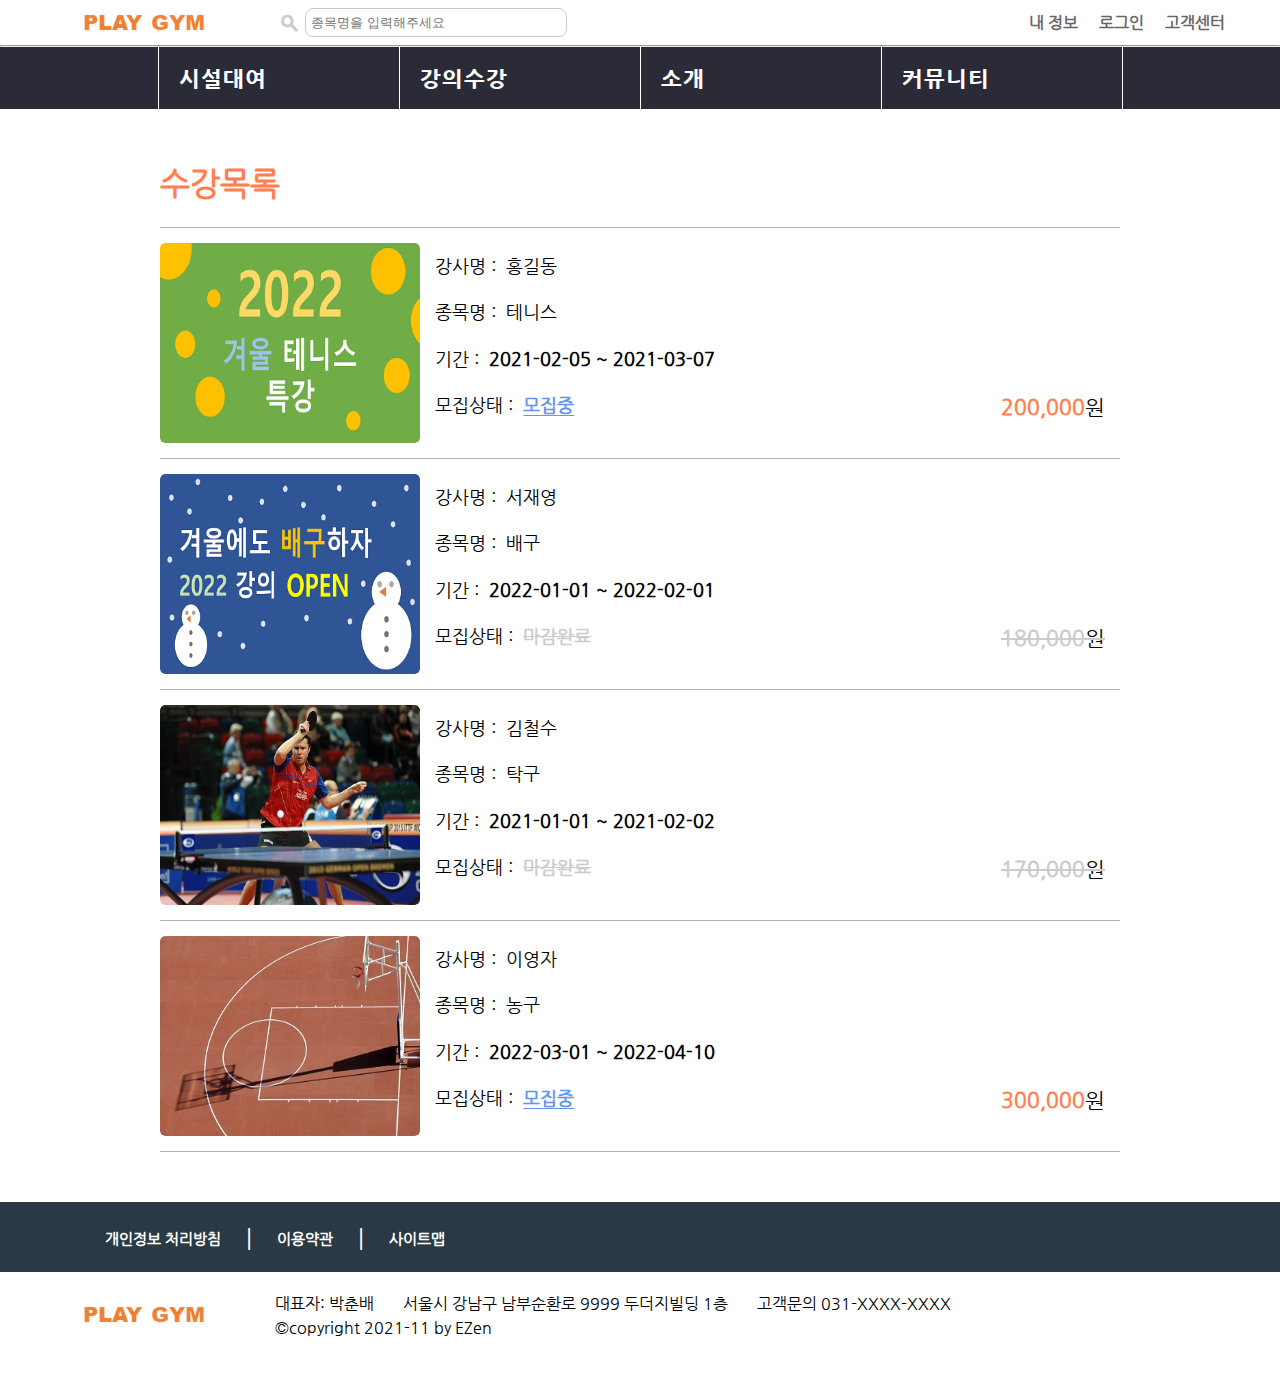
<file: lecture/LecList.html>
<!DOCTYPE html>
<html lang="ko">
<head>
    <meta charset="UTF-8">
    <meta http-equiv="X-UA-Compatible" content="IE=edge">
    <meta name="viewport" content="width=device-width, initial-scale=1.0">
    <title>Board</title>
    <link rel="stylesheet" href="../css/index.css">
    <link rel="stylesheet" href="../css/LecList.css">
    <script src="../javascript/jquery-3.6.0.min.js"></script>
    <script src="../javascript/index.js"></script>
    <script src="../javascript/LecList.js"></script>
</head>
<body>
    <div id="wrapper">
        <!--header-->
        <header>
            <div id="headerTop">
                <h2 id="logo">
                    <a href="../index.html"><img src="../image/nameLogoMini.png"></a>
                </h2>
                <label for="search"></label>
                <input type="text" id="search" name="search" placeholder="종목명을 입력해주세요">
                <ul class="mainOption">
                    <li><a href="#">내 정보</a></li>
                    <li><a href="../login.html">로그인</a></li>
                    <li><a href="#">고객센터</a></li>
                </ul>
            </div>
            <hr>
        </header>
        <nav>
            <h2 class="hidden">네비게이션바</h2>
            <ul class="mainMenu">
                <li><a href="../list.html">시설대여</a><!--전체 시설보기로 들어가기-->
                    <ul class="subMenu">
                        <li><a href="../list.html">테니스코트</a></li>
                            <li><a href="../list.html">농구코트</a></li>
                            <li><a href="../list.html">배드민턴코트</a></li>
                            <li><a href="../list.html">탁구코트</a></li>
                            <li><a href="../list.html">족구코트</a></li>
                            <li><a href="../list.html">배구코트</a></li>
                    </ul>
                </li
                ><li><a href="../lecture/LecList.html">강의수강</a><!--공백제거를 위해 li 닫기를 다음 li 앞에 줌-->
                    <ul class="subMenu">
                        <li><a href="../lecture/LecList.html">강의신청</a></li>
                        <li><a href="../lecture/LecInfo.html">강사소개</a></li>
                        <li><a href="../lecture/LecReview.html">수강후기</a></li>
                    </ul>
                </li
                ><li><a href="../info/gymInfo.html">소개</a>
                    <ul class="subMenu">
                        <li><a href="../info/gymInfo.html">체육관소개</a></li>
                        <li><a href="../info/roomInfo.html">시설정보</a></li>
                    </ul>
                </li
                ><li><a href="../board/BoardList.html">커뮤니티</a>
                    <ul class="subMenu">
                        <li><a href="../board/noticeList.html">공지사항</a></li>
                        <li><a href="../board/BoardList.html">게시판</a></li>
                        <li><a href="#">고객센터</a></li>
                    </ul>
                </li>
            </ul>
        </nav>
        <!--contents-->
        <div id="contents">
            <div class="lecList">
                <h2>수강목록</h2>
                <div class="lecListRow">
                    <div class="image_container">
                        <img src="../image/1D1.png" alt="">
                    </div>
                    <div class="lecListInfo">
                        <p class="lec_name">강사명 : &nbsp;<span>홍길동</span></p>
                        <p class="lec_sport">종목명 : &nbsp;<span>테니스</span></p>
                        <p class="lec_time">기간 : &nbsp;<span>2021-02-05 ~ 2021-03-07</span></p>
                        <div class="lec_pay">모집상태 : &nbsp;<span class="lec_pay_state">모집중</span>
                            <span class="lec_pay_pay">200,000<em>원</em></span>
                        </div>
                    </div>
                </div>
                <div class="lecListRow">
                    <div class="image_container">
                        <img src="../image/1C1.png" alt="">
                    </div>
                    <div class="lecListInfo">
                        <p class="lec_name">강사명 : &nbsp;<span>서재영</span></p>
                        <p class="lec_sport">종목명 : &nbsp;<span>배구</span></p>
                        <p class="lec_time">기간 : &nbsp;<span>2022-01-01 ~ 2022-02-01</span></p>
                        <div class="lec_pay">모집상태 : &nbsp;<span class="lec_pay_state">마감완료</span>
                            <span class="lec_pay_pay">180,000<em>원</em></span>
                        </div>
                    </div>
                </div>
                <div class="lecListRow">
                    <div class="image_container">
                        <img src="../image/0G1.jpg" alt="">
                    </div>
                    <div class="lecListInfo">
                        <p class="lec_name">강사명 : &nbsp;<span>김철수</span></p>
                        <p class="lec_sport">종목명 : &nbsp;<span>탁구</span></p>
                        <p class="lec_time">기간 : &nbsp;<span>2021-01-01 ~ 2021-02-02</span></p>
                        <div class="lec_pay">모집상태 : &nbsp;<span class="lec_pay_state">마감완료</span>
                            <span class="lec_pay_pay">170,000<em>원</em></span>
                        </div>
                    </div>
                </div>
                <div class="lecListRow">
                    <div class="image_container">
                        <img src="../image/0A3.jpg" alt="">
                    </div>
                    <div class="lecListInfo">
                        <p class="lec_name">강사명 : &nbsp;<span>이영자</span></p>
                        <p class="lec_sport">종목명 : &nbsp;<span>농구</span></p>
                        <p class="lec_time">기간 : &nbsp;<span>2022-03-01 ~ 2022-04-10</span></p>
                        <div class="lec_pay">모집상태 : &nbsp;<span class="lec_pay_state">모집중</span>
                            <span class="lec_pay_pay">300,000<em>원</em></span>
                        </div>
                    </div>
                </div>
                
            </div>
        </div>
        <!--slogan-->
        <div id="slogan">
            <section>
                <p><a href="#">개인정보 처리방침</a></p>
                <p><a href="#">이용약관</a></p>
                <p><a href="#">사이트맵</a></p>
            </section>
        </div>
        <!--footer-->
        <footer>
            <div class="footerInner">
                <img src="../image/nameLogoMini.png">
                <div class="address">
                    <span>대표자: 박춘배</span>
                    <span>서울시 강남구 남부순환로 9999 두더지빌딩 1층</span>
                    <span>고객문의 031-XXXX-XXXX</spans><br>
                    <span>&copy;copyright 2021-11 by EZen</span>
                </div>
            </div>
        </footer>
    </div>
</body>
</html>
</file>
<file: css/index.css>
* {
    margin: 0;
    padding: 0;
}
ul {
    list-style: none;
}
.hidden, legend {
    display: none;
}
a:link {
    color: black;
    text-decoration: none;
}
a:visited {
    color: black;
    text-decoration: none;
}
/*웹 폰트*/
@font-face {
    font-family: 'Nanum';
    font-weight: 400;
    src: url('./font/NanumGothic.eot?#iefix') format('embedded-opentype'),
         url('./font/NanumGothic.woff') format('woff'),
         url('./font/NanumGothic.ttf') format('truetype');
}
@font-face {
    font-family: 'NanumBold';
    font-weight: 600;
    src: url('./font/NanumGothicBold.eot?#iefix') format('embedded-opentype'),
         url('./font/NanumGothicBold.woff') format('woff'),
         url('./font/NanumGothicBold.ttf') format('truetype');
}
@font-face {
    font-family: 'NanumEx';
    font-weight: 900;
    src: url('./font/NanumGothicExtraBold.eot?#iefix') format('embedded-opentype'),
         url('./font/NanumGothicExtraBold.woff') format('woff'),
         url('./font/NanumGothicExtraBold.ttf') format('truetype');
}
@font-face {
    font-family: 'webcafeIcon';
    font-weight: 400;
    src: url('./font/webcafeIcon.eot?#iefix') format('embedded-opentype'),
         url('./font/webcafeIcon.woff') format('woff'),
         url('./font/webcafeIcon.ttf') format('truetype'),
         url('./font/webcafeIcon.svg#webcaferegular') format('svg');
}
html,body {
    height: 100%;
}
body {
    color: black;
    font-size: 16px;
    background: white;
    font-family: 'Nanum';
    line-height: 1.5;
    overflow-x: hidden;
}
header, #contents,#visual,#slogan,footer {
    box-sizing: border-box;
    margin: 0 auto;
}
header {
    position: relative;
}
#headerTop {
    width: 1180px;
    margin: 0 auto;
    height: 45px;
    position: relative;
}
#logo {
    position: absolute; 
    top: 10px;
    left: 20px;
    line-height: 23px;
}
#logo a {
    display: inline-block;
    padding: 0 5px;
    height: 100%;
}
#headerTop label {
    display: inline-block;
    position: absolute;
    left: 225px;
    padding: 6px 5px;
}
#search {
    display: inline-block;
    position: absolute;
    top: 8px;
    left: 255px;
    padding: 6px 5px;
    border-radius: 8px;
    border: 1px solid #ccc;
    width: 250px;
}
#headerTop label::before {
    position: relative;
    font-family: 'webcafeIcon';
    content: "z";
    color: #ccc;
    font-weight: bold;
    font-size: 1.16em;
    top: 4px;
}
.mainOption {
    text-align: right;
}
.mainOption li {
    display: inline-block;
    margin-left: 7px;
}
.mainOption li a {
    display: inline-block;
    padding: 0 5px;
    line-height: 45px;
    height: 100%;
    font-weight: bold;
    opacity: 0.6;
}
.mainOption a:hover {
    text-decoration:underline;
}
/*.nav_bg {
    display: none;
    background-color: #2b2b37;
    z-index: 5;
    width: 100%;
    height: 300px;
    position: absolute;
    top: 107px;
    left: 0;
} 풀드롭다운*/
nav {
    background: #2b2b37;
    text-align: center;
    z-index: 10;
    height: 62px;
    min-width: 1180px;
}
.mainMenu {
    display: inline-block;
    text-align: left;
}
.mainMenu>li {
    /*float: left;*/
    display: block;
}
.mainMenu>li>a{
    display: inline-block;
    width: 200px;
    font-family: 'NanumEx';
    font-size: 1.375em;
    letter-spacing: 1px;
    padding: 15px 20px 14px;
    border-right:1px solid white;
    color: #fff;
    font-weight: bold;
}
.mainMenu>li:first-child {
    border-left:1px solid white;
}
.mainMenuColor {
    background-color: #848CB5;
    /*background: #50bcdf;*/
    /*background-color:#A6B8C4;*/
    /*background-color:#6B6B84;*/
    /*background-color:#C6D6F7;*/
}
.mainMenu ul li:hover a {
    color: coral;
}
.mainMenu>li {
    position: relative;
    display: inline-block;
}
.mainMenu ul {
    display: none;
    position: absolute;
    /*white-space: nowrap; 가로로할때는 필요함*/
    padding: 10px 0;
    top: 100%;
    left: 0;
    width: 100%;
    text-align: center;
    background-color:#2b2b37;
    z-index: 10;
    border:none;
    box-sizing: border-box;
}
.mainMenu ul li>a {
    position: relative;
    display: inline-block;
    padding: 10px 0px;
    color:#a7acbc;
    width: 100%;
    box-sizing: border-box;
}

/*visual영역*/
#visual {
    width: max-content;
    height: 580px;
    /*background-image:url(../image/badminton2.jpg);
    background-repeat: no-repeat;*/
    position: relative;
}
.visualCanvas {
    width: 1900px;
    height: 580px;
    position: relative;
    overflow: hidden;
}
.visualSlide {
    position: relative;
    width: 10000px;
    display: flex;
}
.visualImage {
    position: relative;
}
.visualImage>img {
    width: 1900px;
    height: 580px;
}
.visual1 {
    position: absolute;
    top: 60%;
    right: 10%;
}
.visual1 button{
    background-color: white;
    border-radius: 30px;
    border: 1px solid white;
    float: right;
}
.visual1 p {
    font-size: 2.5em;
    font-weight: bold;
    color:black;
    margin-bottom: 20px;
}
.visual2 {
    text-align: left;
    position: absolute;
    top: 70%;
    right: 8%;
}
.visual2 button{
    background-color: white;
    border-radius: 30px;
    border: 1px solid white;
    float: right;
}
.visual2 p {
    font-size: 2.5em;
    font-weight: bold;
    color:mintcream;
    margin-bottom: 20px;
}
.visual3 {
    text-align: left;
    position: absolute;
    top: 60%;
    left: 2%;
}
.visual3 button{
    background-color: white;
    border-radius: 30px;
    border: 1px solid white;
    float: right;
}
.visual3 p {
    font-size: 2.5em;
    font-weight: bold;
    color:darkcyan;
    margin-bottom: 20px;
}
.visual4 {
    text-align: left;
    position: absolute;
    top: 40%;
    left: 20%;
}
.visual4 button{
    background-color: white;
    border-radius: 30px;
    border: 1px solid white;
}
.visual4 p:nth-of-type(1) {
    font-size: 2.8em;
    font-weight: bold;
    color:palegoldenrod;
    margin-bottom: 15px;
}
.visual4 p:nth-of-type(3) {
    margin-bottom: 20px;
}
.visual4 em {
    font-style: normal;
    color: gold;
}
.visual4 span {
    font-size: 1.2em;
    color:palegoldenrod;
}
.visualContent a {
    display: inline-block;
    padding: 10px 30px;
    font-size: 1.2em;
    font-weight: bold;
}
@media screen and (max-width:1200px) {
    .visualCanvas {
        width: 1180px;
        height: 580px;
        position: relative;
        overflow: hidden;
    }
    .visualSlide {
        position: relative;
        width: 10000px;
        display: flex;
    }
    .visualImage {
        position: relative;
    }
    .visualImage>img {
        width: 1180px;
        height: 580px;
    }
}

/*slogan 영역*/
#slogan {
    margin-top: 50px;
    background-color: #2A3943;
    min-width: 1180px;
}
#slogan section {
    width: 1180px;
    margin: 0 auto;
    display: flex;
    padding: 16px 0 ;
    padding-left: 100px;
}
#slogan p {
    margin-right: 40px;
}
#slogan a {
    display: inline-block;
    font-size: 0.95em;
    font-weight: bold;
    color: white;
    padding: 5px 5px;
}
#slogan a:hover {
    text-decoration: underline;
}
#slogan p::after {
    font-size: 1.5em;
    content: "|";
    position: relative;
    left: 20px;
    top: 2px;
    color: white;
}
#slogan p:last-child::after {
    content: "";
}
footer {
    margin-top: 20px;
}
.footerInner {
    width: 1180px;
    margin: 0 auto;
    padding-bottom: 50px;
    position: relative;
}
.footerInner img {
    position: absolute;
    top: 10px;
    left: 20px;
    padding: 0 5px;
}
.address {
    margin-left: 200px;
}
.address span {
    margin-left: 25px;
    margin-bottom: 10px;
}
</file>
<file: css/mainContents.css>
/*contents 영역*/
#contents {
    position: relative;
    width: 1180px;
    margin: 0 auto;
}
#contents>p {
    font-size: 2em;
    font-weight: bold;
    padding: 10px 20px;
    margin: 20px 0 20px 0;
}
.background {
    position: absolute;
    top: 1290px;
    width: 100%;
    background-image: linear-gradient(to bottom,#A6B8C4 0%,#E9EDf1 30%,#fff 80%,#fff 100%);
    height: 300px;
}
.canvas {
    position: relative;
    width: 1180px;
    overflow: hidden;
}
.control_button>img {
    width: 40px;
    height: 100px;
}
.swipe_right {
    position: absolute;
    right: 0;
    top: 40%;
    cursor: pointer;
}
.swipe_left {
    position: absolute;
    left: 0;
    top: 40%;
    cursor: pointer;
}
.product {
    display: flex;
    width: 5000px;
    position: relative;
}
.product>.article {
    position: relative;
    float: left;
}
.productSpan1 {
    color: coral;
}
.product>div {
    margin: 0 6px;
    border: 1px solid #d3d3d3;
    border-radius: 10px;
    background-color: #fff;
}
.image_container {
    width: 380px;
    height: 260px;
    border-radius: 10px;
    overflow: hidden;
    margin-bottom: 10px;
}
.product img {
    border-radius: 10px;
    width: 380px;
    height: 260px;
}
.article:hover img{
    transform: scale(1.1);
    transition: 0.3s;
}
.product div .product_content {
    padding: 15px 0 15px 15px;
    border-top: 1px solid #d3d3d3;
}
.product div a{
    display: inline-block;
    position: relative;
}
.popupPopular,.popupDeadline,.popupEvent{
    position: absolute;
    top: 220px;
    right: 10px;
    border-radius: 10px;
    color: white;
    padding: 4px 7px;
    font-size: 0.8em;
}
.popupPopular {
    background:dodgerblue;
    border: 1px solid dodgerblue;
}
.popupDeadline {
    background:orchid;
    border: 1px solid orchid;
}
.popupEvent {
    background:indianred;
    border: 1px solid indianred;
}
.product div h3 {
    font-weight: bold;
    margin-bottom: 10px;
    font-size: 1.3em;
}
.product div span:not(.pay) {
    color: coral;
    font-weight: bold;
}
.pay {
    color: cornflowerblue;
    font-weight: bold;
}
.product a div p {
    padding: 3px 0;
}
.info {
    margin-top: 80px;
    display: flex;
}
.info>div {
    border: 1px solid #d3d3d3;
    background-color: #fff;
    border-radius: 10px;
    padding: 10px 20px;
    margin: 0 auto;
    width: 310px;
    position: relative;
    box-shadow: 0 0 15px rgba(0,0,0,0.2);
}
.info>div h2 {
    margin-bottom: 20px;
}
.info>div h2::before {
    content: "";
    display: block;
    height: 3px;
    position: relative;
    top: 34px;
}
.information h2::before {
    background-image: linear-gradient(to right,#95E0C8 0%,#95E0C8 28%,#fff 34%,#fff 100%);
}
.board h2::before {
    background-image: linear-gradient(to right,#95E0C8 0%,#95E0C8 35%,#fff 40%,#fff 100%);
}
.otherProduct h2::before {
    background-image: linear-gradient(to right,#95E0C8 0%,#95E0C8 28%,#fff 34%,#fff 100%);
}
.information li:first-child::after {
    font-family: webcafeIcon;
    content: 'z';
    position: relative;
    top: -3px;
    left: 0;
}
.board li:first-child::after {
    font-family: webcafeIcon;
    content: 'z';
    position: relative;
    top: -3px;
    left: 0;
}
.info>div li {
    margin-bottom: 8px;
    padding: 2px 0;
}
.info>div li a {
    display: inline-block;
    overflow: hidden;
    white-space: nowrap;
    text-overflow: ellipsis;
    width: 190px;
}
.info li a:hover {
    text-decoration: underline;
}
.info>div time {
    float: right;
    color: #808080;
}
.info>div .more {
    background: none;
    border: none;
    position: absolute;
    top: 20px;
    right: 20px;
}
.otherProduct img {
    width: 310px;
    height: 90px;
    margin-bottom: 0px;
}

.lesson {
    margin-top: 80px;
}
.innerLesson {
    position: relative;
    padding: 10px 20px;
    border: 1px solid #d3d3d3;
    border-radius: 10px;
    margin: 0 20px;
    box-shadow: 0 0 15px rgba(0,0,0,0.2);
    background-color: #fff;
}
.innerLesson>h2 {
    margin-bottom: 20px;
}
.innerLesson h2::before {
    content: "";
    display: block;
    height: 3px;
    background-image: linear-gradient(to right,#95E0C8 0%,#95E0C8 7%,#fff 10%,#fff 100%);
    position: relative;
    top: 34px;
}
.lesson_canvas {
    position: relative;
    width: 1100px;
    overflow: hidden;
}
.slide_lesson {
    position: relative;
    display: flex;
    width: 3000px;
}
.article_lesson img {
    width: 240px;
    height: 260px;
}
.article_lesson {
    position: relative;
    text-align: center;
    padding: 10px 17px;
    display: block;
    float: left;
}
.lesson_profile {
    position: absolute;
    top: 5%;
    left: 50%;
    width: 150px;
    transform: translate(-50%,0);
    font-family: 'NanumBold';
}
.lesson_profile span {
    color: coral;
    font-weight: bold;
}
.lesson_name {
    position: absolute;
    left: 50%;
    width: 80px;
    bottom: 8%;
    transform: translate(-50%,0);
}
.innerLesson .more {
    position: absolute;
    top: 20px;
    right: 20px;
}
.lesson_control_button>img {
    width: 40px;
    height: 100px;
}
.lesson_swipe_left {
    position: absolute;
    top: 35%;
    left: 0%;
    cursor: pointer;
}
.lesson_swipe_right {
    position: absolute;
    top: 35%;
    right: 0%;
    cursor: pointer;
}
#content_banner {
    margin-top: 80px;
    position: relative;
    background-color: rgba(47, 138, 241, 0.05);
    min-width: 1180px;
    text-align: center;
    padding: 50px 0;
}
.content_bannerInner {
    position: relative;
    display: inline-block;
    padding: 50px 0;
    width: 1160px;
    height: 400px;
}
.content_bannerInner>img:nth-of-type(1) {
    position: absolute;
    top: 0%;
    right: 0%;
}
.content_bannerInner>img:nth-of-type(2) {
    position: absolute;
    top: 0%;
    left: 0%;
}
.content_bannerInner>p:nth-of-type(1) {
    position: absolute;
    top: 15%;
    left: 0%;
    font-family: sans-serif;
    letter-spacing: -2px;
    font-size: 30px;
}
.content_bannerInner>p:nth-of-type(1)>span {
    color: coral;
    font-weight: bold;
}
.content_bannerInner>p:nth-of-type(2) {
    top: 25%;
    left: 0%;
    position: absolute;
    font-family: sans-serif;
    font-weight: bold;
    letter-spacing: -2px;
    font-size: 30px;
}
.content_bannerInner>a {
    position: absolute;
    top: 40%;
    left:0%;
    box-shadow: 1px 1px 3px rgba(0,0,0,0.2);
}
.content_bannerInner button {
    position: relative;
    background-color: #2DB400;
    border:1px solid #2DB400;
    border-radius: 5px;
    padding: 10px 20px 10px 70px;
    cursor: pointer;
}
.content_bannerInner button {
    color: white;
    font-weight: bold;
}
.content_bannerInner button p {
    position: absolute;
    top: 30%;
    left: 5%;
}
.content_bannerInner button p>span {
    background-color: #fff;
    color: coral;
    padding: 3px 5px;
    border: 1px solid #fff;
    border-radius: 3px;
    margin-right: 5px;
    font-size: 1.2em;
}
.content_bannerInner button>span {
    display: inline-block;
    font-size: 1.2em;
    margin-left: 10px;
}
</file>
<file: css/list.css>
#contents {
    position: relative;
    width: 1180px;
    text-align: center;
}
.innerList>h2 {
    margin-top: 50px;
    margin-bottom: 10px;
    text-align: left;
    padding: 10px 20px;
    font-weight: bold;
}
.innerList>h2 span {
    color: coral;
}
.productList {
    overflow: hidden;
    text-align:left;
}
.product {
    padding: 12px;
    display: inline-block;
    width: 360px;
}
.product>a {
    display: block;
    width: 360px;
    border: 1px solid #ccc;
    border-radius: 5px;
}
.product>a:hover img {
    transform: scale(1.1);
    transition: 0.3s;
}
.image_container {
    overflow: hidden;
}
.image_container>img {
    width: 360px;
    height: 240px;
}
.product_container{
    text-align: left;
    padding: 10px 12px 15px;
}
.product_container h3 {
    margin-bottom: 5px;
    font-size: 1.3em;
    font-weight: bold;
}
.time {
    position: relative;
}
.popup_container {
    position: absolute;
    right: 0;
}
.productPay {
    font-size: 1.2em;
    font-weight: bold;
    color: coral;
}
.product_container p:last-child {
    margin-top: 5px;
    position: relative;
}
.productCall {
    position: absolute;
    bottom: 0;
    right: 0;
}
.productCall em {
    font-size: 0.8em;
    font-style: unset;
}
.productCall>img {
    position: relative;
    top: 3px;
    margin-right: 3px;
    height: 14px;
    width: 14px;
}
.ApopupPopular,.ApopupDeadline,.ApopupEvent{
    display: inline-block;
    border-radius: 10px;
    color: white;
    padding: 4px 5px;
    font-size: 0.8em;
}
.ApopupDeadline {
    background:orchid;
    border: 1px solid orchid;
}
.ApopupPopular {
    background:dodgerblue;
    border: 1px solid dodgerblue;
}
.ApopupEvent {
    background:indianred;
    border: 1px solid indianred;
}
.ApopupHidden {
    display: none;
}
.discountPay {
    display: none;
    font-size: 1.2em;
    font-weight: bold;
    color: rgb(185, 53, 53);
}
.hidePay {
    font-size: 0.7em;
    color: #ccc;
    text-decoration: line-through;
}
</file>
<file: css/login.css>
header>hr {
    margin-top: 5px;
    border: none;
    height: 0;
    border-top: 1px solid #ccc;
}

/*contents 영역*/
#contents {
    position: relative;
    width: 1180px;
    text-align: center;
}
form {
    width: 500px;
    padding: 60px 70px 170px 70px;
    margin: 100px auto;
    border: 1px solid #ccc;
    border-radius: 10px;
}
form>img {
    width: 200px;
    height: 50px;
    padding: 20px 0;
}
form>h2 {
    padding: 10px 20px;
    text-align: center;
}
form div {
    text-align: left;
}
form p {
    border: 1px solid #ccc;
    border-radius: 5px;
    padding: 10px 0;
    margin-bottom: 15px;
    margin-top: 30px;
    overflow: hidden;
    position: relative;
}
.loginInfo {
    margin-top: 20px;
    margin-bottom: 20px;
}
/*.loginInfo label {
    padding: 10px 0 10px 25px;
    font-weight: bold;
}*/
.loginInfo input {
    position:relative;
    /*top: 8px;
    right: 5px;*/
    border: none;
    padding: 5px 0px 5px 20px;
    outline: none;
    font-size: 20px;
    letter-spacing: 1.5px;
}
.findRegister {
    text-align: right;
}
.findRegister>a {
    padding: 0 10px;
}
.findRegister>a:nth-child(2)::before {
    margin-right: 20px;
    content: "|";
    opacity: 0.5;
    font-size: 1.4em;
}
#loginComplete {
    margin-top: 20px;
    width: 100%;
    height: 60px;
    border-radius: 5px;
    font-size: 1.2em;
    font-weight: bold;
    float:right;
    background: #FF7F00;
    border: 1px solid #FF7F00;
}
#loginComplete a {
    line-height: 60px;
    display: inline-block;
    height: 100%;
    width: 100%;
    color: #fff;
}
.footerInner div {
    text-align: center;
}
.footerInner div>span {
    text-align: center;
}
</file>
<file: css/register.css>
header>hr {
    margin-top: 5px;
    border: none;
    height: 0;
    border-top: 1px solid #ccc;
}

/*contents 영역*/
#contents {
    position: relative;
    width: 1180px;
    text-align: center;
}
form {
    width: 500px;
    padding: 10px 30px;
    margin: 0 auto;
}
form>img {
    width: 200px;
    height: 50px;
    margin-top: 20px;
    padding: 10px 0;
}
form>h2 {
    margin-top: 10px;
    padding: 10px 20px;
    text-align: center;
}
form div {
    padding: 10px;
    text-align: left;
}
form p {
    border: 1px solid #ccc;
    border-radius: 5px;
    padding: 10px 0;
    margin-bottom: 15px;
    overflow: hidden;
    position: relative;
}
.registerInfo {
    margin-bottom: 20px;
}
.registerInfo label {
    width: 35%;
    padding: 10px 0 10px 25px;
    font-weight: bold;
}
.registerInfo input {
    position:absolute;
    top: 8px;
    right: 5px;
    border: none;
    padding: 5px 10px;
    outline: none;
    font-size: 16px;
}
form h4 {
    padding-left: 15px;
    margin-bottom: 15px;
}

.registerCheck p {
    padding: 10px 15px;
}
.registerCheck label {
    font-size: 16px;
    font-weight: bold;
}
.registerCheck input {
    display: inline-block;
    width: 15px;
    height: 15px;
    margin-right: 15px;
    vertical-align: middle;
    margin-bottom: 3px;
    cursor: pointer;
}
.registerCheck p button {
    float: right;
    padding: 3px;
    background: none;
    border: none;
    color: cornflowerblue;
    cursor: pointer;
}
.registerCheck>div {
    text-align: center;
}
.registerCheck>div button {
    margin-top: 20px;
    margin-left: 10px;
    text-align: center;
    font-weight: bold;
    border-radius: 5px;
}
#registerComplete {
    margin-right: 20px;
    width: 55%;
    background-color: #FF7F00;
    border: 1px solid #FF7F00;
    text-align: center;
    font-size: 1.16em;
}
#registerComplete a {
    padding: 15px 0;
    display: inline-block;
    width: 100%;
    color: #fff;
}
#cancel {
    width: 30%;
    background-color: #ccc;
    border: 1px solid #ccc;
    font-size: 1.16em;
}
#cancel a {
    padding: 15px 0;
    display: inline-block;
    width: 100%;
    color: #fff;
}
</file>
<file: css/BoardDelete.css>
#contents {
    position: relative;
    width: 1180px;
    text-align: center;
}
.boardDelete {
    margin: 0 auto;
    width: 960px;
    min-height: 400px;
}
.boardDelete>form {
    margin: 0 auto;
    margin-top: 150px;
    width: 400px;
    border: 1px solid #ccc;
    border-radius: 5px;
}
#board_deleteFrm>p {
    background-color: rgb(252, 146, 107);
    padding: 10px 0;
    color: white;
    font-weight: bold;
}
#board_deleteFrm>input {
    padding: 5px 5px;
    width: 180px;
    margin-top: 10px;
}
.buttonContainer{
    margin: 0 auto;
    width: 180px;

}
.buttonContainer>button {
    width: 80px;
    padding: 5px 5px;
    margin: 10px 3px;
    border-radius: 5px;
    font-weight: bold;
    cursor: pointer;
}
.btn_delete {
    background-color: white;
    border: 2px solid coral;
    color: coral;
}
</file>
<file: css/BoardList.css>
#contents {
    position: relative;
    width: 1180px;
    text-align: center;
}
.boardList {
    margin: 0 auto;
    width: 960px;
    min-height: 500px;
}
.boardList>h2 {
    text-align: left;
    margin-top: 50px;
    margin-bottom: 20px;
    font-size: 2em;
    color: coral;
}
.boardList>table {
    border-top: 1px solid black;
    border-bottom: 1px solid black;
    margin: 0 auto;
    width: 960px;
    border-collapse: collapse;
}
.boardList .list_hover:hover {
    background-color: rgb(231, 231, 231);
}
.boardList>table th {
    text-align: center;
    padding: 8px 0;
    border-bottom: 1px solid #ccc;
    background-color: blanchedalmond;
}
.boardList>table td {
    text-align: center;
    padding-top: 5px;
    padding-bottom: 5px;
    border-bottom: 1px solid #ccc;
}
.boardList>table td:nth-of-type(2) {
    text-align: left;
    padding-left: 30px;
}
.boardList>table tr:last-child td {
    border: none;
}
#board_searchFrm {
    position: relative;
    margin-top: 10px;
    text-align: left;
}
#board_searchFrm select {
    padding: 2px 2px;
}
#board_searchFrm input {
    height: 19px;
    line-height: 19px;
}
#board_searchFrm button:not(.btn_goPost) {
    position: relative;
    top: 1px;
    padding: 1px 7px;
    cursor: pointer;
}
.btn_goPost {
    float: right;
    position: relative;
    top: 1px;
    padding: 2px 10px;
    margin-right: 5px;
    cursor: pointer;
    border: 1px solid coral;
    background-color: coral;
    color: #fff;
    border-radius: 3px;
    font-weight: bold;
}
</file>
<file: css/BoardPost.css>
#contents {
    position: relative;
    width: 1180px;
    text-align: center;
}
.boardPost {
    margin: 0 auto;
    margin-top: 50px;
    width: 960px;
    min-height: 500px;
}
.boardPost>h2{
    text-align: left;
    color: coral;
}
.boardPost>hr:nth-of-type(1) {
    border: none;
    height: 1px;
    background-image: linear-gradient(to right,#000 0%,rgb(46, 45, 45) 28%,rgb(126, 123, 123) 60%,#fff 100%);
    margin-bottom: 15px;
}
#board_postFrm {
    text-align: left;
}
#board_postFrm label {
    padding: 3px 0;
    font-weight: bold;
    margin-right: 5px;
}
#board_postFrm input {
    height: 25px;
    line-height: 25px;
    padding-left: 5px;
}
.boardPost_name_pass {
    padding: 5px 5px;
}
.boardPost_name_pass label:nth-of-type(2) {
    margin-left: 10px;
}
.boardPost_content {
    padding: 5px 5px;
}
.boardContent {
    margin-top: 10px;
    box-sizing: border-box;
    padding: 15px;
    width: 100%;
    resize: none;
}
.buttonContainer {
    text-align: right;
}
.buttonContainer>button {
    padding: 3px 15px;
    cursor: pointer;
}
.btn_cancel {
    background-color: white;
    border: 1px solid black;
}
.btn_write {
    margin-left: 5px;
    background-color: white;
    border: 2px solid coral;
    color: coral;
}
</file>
<file: css/BoardRead.css>
#contents {
    position: relative;
    width: 1180px;
    text-align: center;
}
.boardRead {
    margin: 0 auto;
    margin-top: 50px;
    width: 960px;
    min-height: 600px;
}
.boardRead>h2 {
    text-align: left;
    margin-top: 50px;
    margin-bottom: 20px;
    font-size: 2em;
    color: coral;
    border-bottom: 2px solid coral;
}
.boardRead_title {
    background-color: blanchedalmond;
    padding: 8px 3px 8px 10px;
    border-bottom: 1px solid #ccc;
}
.boardRead_header h2 {
    text-align: left;
}
.boardMember_info {
    display:flex;
    padding: 5px 3px 5px 10px;
    border-bottom: 1px solid #ccc;
}
.boardMember_name {
    text-align: left;
}
.boardMember_date {
    margin-left: auto;
}
.boardMember_date>span {
    margin-left: 10px;
}
.boardMember_date>span:last-child::before {
    content: "|";
    margin-right: 10px;
    color: rgb(158, 158, 158);
}
.boardRead_read {   
    text-align: left;
    min-height: 300px;
    padding: 5px 3px 5px 10px;
    margin-top: 10px;
}
.boardRead_button {
    display: flex;
    margin-top: 10px;
}
.boardRead_button button {
    padding: 3px 15px;
}
.btn_list {
    background-color: white;
    border: 1px solid coral;
    color: coral;
    cursor: pointer;
}
.btn_update {
    margin-left: auto;
    background-color: #fff;
    border: 1px solid black;
    cursor: pointer;
}
.btn_delete {
    margin-left: 10px;
    background-color: #fff;
    border: 1px solid black;
    cursor: pointer;
}
</file>
<file: css/BoardUpdate.css>
#contents {
    position: relative;
    width: 1180px;
    text-align: center;
}
.boardUpdate {
    margin: 0 auto;
    margin-top: 50px;
    width: 960px;
    min-height: 500px;
}
.boardUpdate>h2{
    text-align: left;
    color: coral;
}
.boardUpdate>hr:nth-of-type(1) {
    border: none;
    height: 1px;
    background-image: linear-gradient(to right,#000 0%,rgb(46, 45, 45) 28%,rgb(126, 123, 123) 60%,#fff 100%);
    margin-bottom: 15px;
}
#board_updateFrm {
    text-align: left;
}
#board_updateFrm label {
    padding: 3px 0;
    font-weight: bold;
    margin-right: 5px;
}
#board_updateFrm input {
    height: 25px;
    line-height: 25px;
    padding-left: 5px;
}
.boardUpdate_name_pass {
    padding: 5px 5px;
}
.boardUpdate_name_pass label:nth-of-type(2) {
    margin-left: 10px;
}
.boardUpdate_content {
    padding: 5px 5px;
}
.boardContent {
    margin-top: 10px;
    box-sizing: border-box;
    padding: 15px;
    width: 100%;
    resize: none;
}
.buttonContainer {
    text-align: right;
}
.buttonContainer>button {
    padding: 3px 15px;
    cursor: pointer;
}
.btn_cancel {
    background-color: white;
    border: 1px solid black;
}
.btn_write {
    margin-left: 5px;
    background-color: white;
    border: 2px solid coral;
    color: coral;
}
</file>
<file: css/gymInfo.css>
#contents {
    position: relative;
    width: 1180px;
    text-align: center;
}
.introduce {
    margin: 0 auto;
    width: 960px;
    min-height: 500px;
}
.introduce>h2 {
    text-align: left;
    margin-top: 50px;
    margin-bottom: 20px;
    font-size: 2em;
    color: coral;
    border-bottom: 1px solid black;
}
.gym_info>div {
    text-align: left;
    margin-top: 40px;
}
.gym_info>div>h4 {
    padding: 10px 0;
}
.performance>p {
    padding: 10px 0;
}
.main_image>img {
    display: block;
    margin: 0 auto;
    width: 380px;
    height: 260px;
}
.image_container {
    display: flex;
    width: 380px;
    height: 50px;
    margin-left: 290px;
    margin-top: 5px;
    overflow: hidden;
}
.image_container>img {
    width: 70px;
    height: 50px;
    margin-right: 10px;
    cursor: pointer;
    opacity: 0.5;
}
.image_container>img:hover {
    opacity: 1 !important;
    transition: 0.2s;
}
.history>table {
    border: 1px solid rgb(165, 165, 165);
    border-collapse: collapse;
    width: 100%;
    margin-top: 10px;
}
td,th {
    border: 1px solid rgb(165, 165, 165);
    padding: 5px 0px;
    text-align: center;
}
th {
    background-color: blanchedalmond;
}
</file>
<file: css/roomInfo.css>
#contents {
    position: relative;
    width: 1180px;
    text-align: center;
}
.introduce {
    margin: 0 auto;
    width: 960px;
    min-height: 500px;
}
.introduce>h2 {
    text-align: left;
    margin-top: 50px;
    margin-bottom: 20px;
    font-size: 2em;
    color: coral;
    border-bottom: 1px solid black;
}
.room {
    position: relative;
    overflow: hidden;
    padding: 10px;
    margin-bottom: 20px;
}
.image_container {
    width: 300px;
    height: 210px;
    border-radius: 5px;
}
.image_container>img {
    width: 300px;
    height: 210px;
    border-radius: 5px;
}
.room_info>h3 {
    color: cadetblue;
    font-weight:1000;
    margin-bottom: 10px;
}
.room_info>p {
    font-size: 1.05em;
    line-height: 30px;
}
.room:nth-child(even) .room_info {
    box-sizing: border-box;
    float: left;
    width: 600px;
    height: 210px;
    padding: 10px;
    text-align: left;
}
/*.room:nth-child(even) .room_info::after {
    clear: both;
    content: "";
}*/
.room:nth-child(even) .image_container {
    float: right;
}


.room:nth-child(odd) .room_info {
    box-sizing: border-box;
    float: right;
    width: 600px;
    height: 210px;
    padding: 10px;
    text-align: left;
}

.room:nth-child(odd) .image_container {
    float: left;
}
</file>
<file: css/LecInfo.css>
#contents {
    position: relative;
    width: 1180px;
    text-align: center;
}
.lecInfo {
    margin: 0 auto;
    width: 960px;
    min-height: 500px;
}
.lecInfo>h2 {
    text-align: left;
    margin-top: 50px;
    margin-bottom: 20px;
    font-size: 2em;
    color: coral;
}
.lecInfoTab>ul {
    display: flex;
    border-bottom: 1px solid rgb(128, 128, 128);
}
.lecInfoTab>ul>li {
    border: 1px solid rgb(192, 192, 192);
    border-bottom: none;
    border-top-left-radius: 5px;
    border-top-right-radius: 5px;
    background-color: rgb(240, 240, 240);
    cursor: pointer;
}
.lecInfoTab>ul>li:hover {
    background: rgb(255, 136, 93) !important;
    border: 1px solid black !important;
    border-bottom: none !important;
    transition: 0.2s;
}
.lecInfoTab>ul>li>a:hover {
    color: black !important;
}
.lecInfoTab>ul>li>a {
    display: block;
    width: 100px;
    padding: 7px 10px;
    font-weight: bold;
    color: darkgrey;
}
.tab_content {
    display: none;
    overflow: hidden;
    margin-top: 10px;
}
.tabOn {
    display: block;
}
.select_sports {
    background: rgb(255, 136, 93) !important;
    border: 1px solid black !important;
    border-bottom: none !important;
}
.select_sports_font {
    color: black !important;
}
.article_lesson img {
    width: 200px;
    height: 240px;
}
.article_lesson {
    position: relative;
    text-align: center;
    padding: 10px 17px;
    display: block;
    float: left;
}
.lesson_profile {
    position: absolute;
    top: 5%;
    left: 50%;
    width: 150px;
    transform: translate(-50%,0);
    font-family: 'NanumBold';
}
.lesson_profile span {
    color: coral;
    font-weight: bold;
}
.lesson_name {
    position: absolute;
    left: 50%;
    width: 80px;
    bottom: 8%;
    transform: translate(-50%,0);
}
</file>
<file: css/LecList.css>
#contents {
    position: relative;
    width: 1180px;
    text-align: center;
}
.lecList {
    margin: 0 auto;
    width: 960px;
    min-height: 500px;
}
.lecList>h2 {
    text-align: left;
    margin-top: 50px;
    margin-bottom: 20px;
    font-size: 2em;
    color: coral;
}
.lecListRow {
    text-align: left;
    display: flex;
    border-top: 1px solid rgb(179, 179, 179);
    padding: 15px 0;
    cursor:pointer;
}
.lecListRow:hover {
    background-color: rgb(236, 236, 236);
}
.lecListRow:hover .image_container>img {
    transform: scale(1.1);
    transition: 0.3s;
}
.lecListRow:last-child {
    border-bottom: 1px solid rgb(179, 179, 179);
}
.image_container {
    width: 28%;
    height: 200px;
    overflow: hidden;
    border-radius: 5px;
}
.image_container>img {
    width: 100%;
    height: 200px;
    border-radius: 5px;
}
.lecListInfo {
    padding: 0px 15px;
    font-size: 1.1em;
    height: 200px;
    width: 72%;
}
.lecListInfo>p {
    padding: 10px 0;
    
}
.lec_time>span {
    font-weight: bold;
}
.lec_pay {
    text-align: left;
    padding: 10px 0;
}
.lec_pay_state {
    color: cornflowerblue;
    text-decoration: underline;
    text-underline-position: under;
    font-weight: bold;
}
.lec_pay_pay {
    font-weight: bold;
    font-size: 1.2em;
    float: right;
}
.lec_pay>span>em {
    font-style: normal;
    color: black;
    font-weight: normal;
}
.lec_open {
    color: coral;
}
.lec_close {
    text-decoration: line-through;
    color: #ccc;
}
</file>
